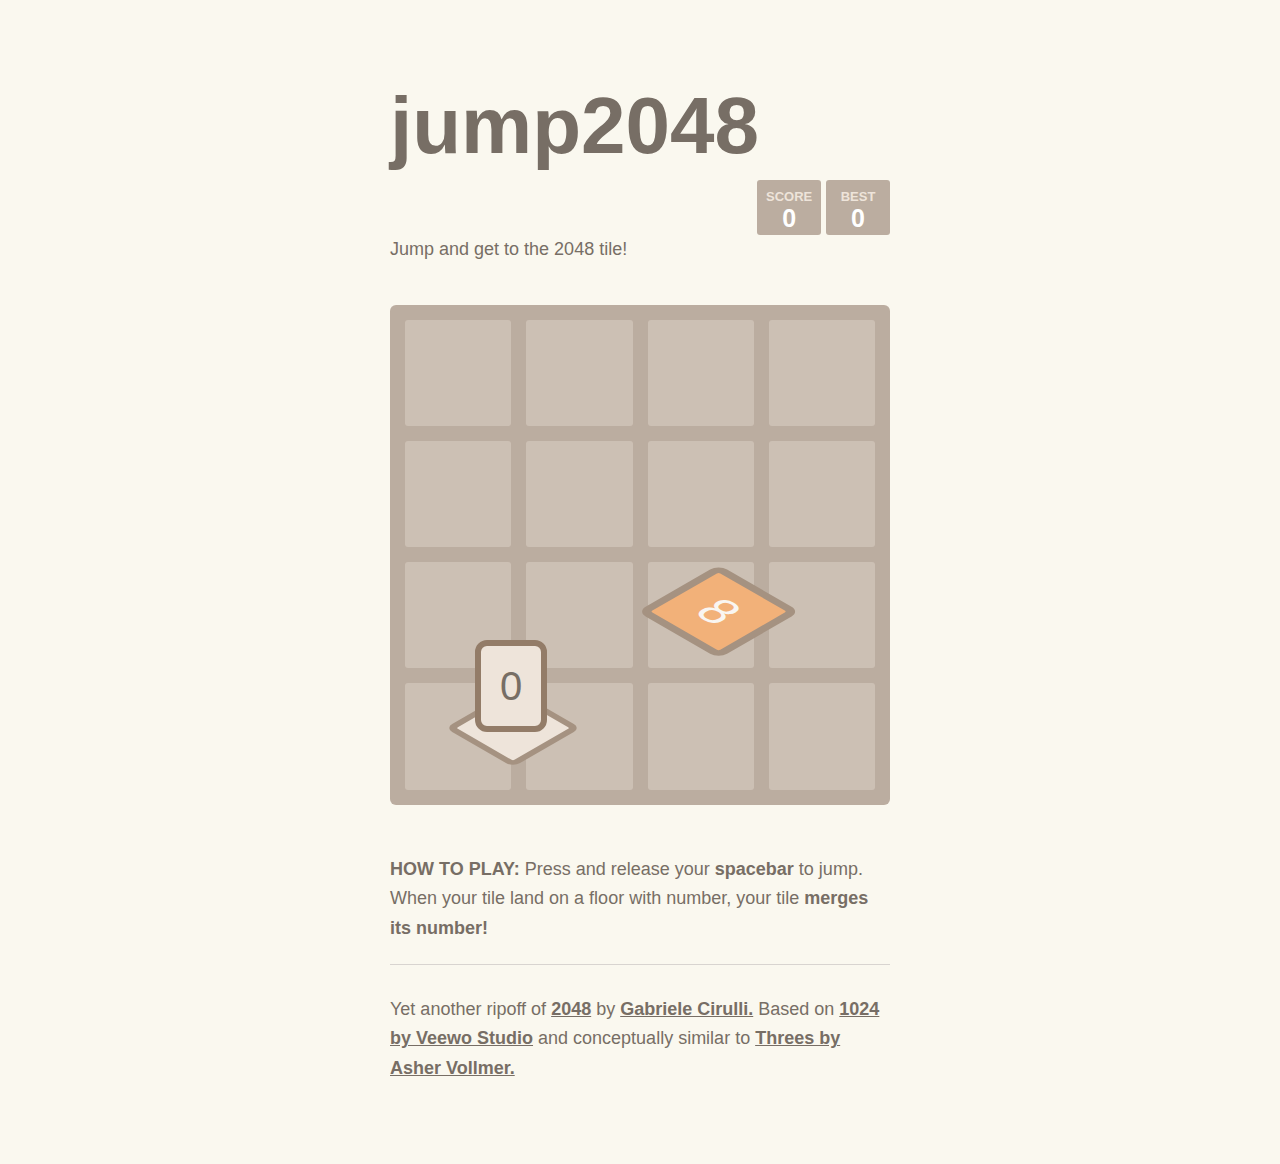
<file: index.html>
<!DOCTYPE html>
<html>
<head>
  <meta charset="utf-8">
  <title>Jumping2048</title>

  <link href="style/main.css" rel="stylesheet" type="text/css">
  <link href="style/newstyles1.css" rel="stylesheet" type="text/css">
  <link href="style/newstyles2.css" rel="stylesheet" type="text/css">
  <link href="style/newstyles3.css" rel="stylesheet" type="text/css">
  <link rel="shortcut icon" href="style/favicon.ico">
  <link rel="apple-touch-icon" href="style/apple-touch-icon.png">
  <meta name="apple-mobile-web-app-capable" content="yes">

  <meta name="HandheldFriendly" content="True">
  <meta name="MobileOptimized" content="320">
  <meta name="viewport" content="width=device-width, target-densitydpi=160dpi, initial-scale=1.0, maximum-scale=1, user-scalable=no, minimal-ui">
</head>
<body>
  <div class="container">
    <div class="heading">
      <h1 class="title">jump2048</h1>
      <div class="scores-container">
        <div class="score-container">0</div>
        <div class="best-container">0</div>
      </div>
    </div>
    <p class="game-intro">Jump and get to the 2048 tile!</strong></p>

    <div class="game-container">
      <div class="game-message">
        <p></p>
        <div class="lower">
	        <a class="keep-playing-button">Keep going</a>
          <a class="retry-button">Try again</a>
          <div class="score-sharing"></div>
        </div>
      </div>

      <div class="grid-container">
        <div class="grid-row">
          <div class="grid-cell"></div>
          <div class="grid-cell"></div>
          <div class="grid-cell"></div>
          <div class="grid-cell"></div>
        </div>
        <div class="grid-row">
          <div class="grid-cell"></div>
          <div class="grid-cell"></div>
          <div class="grid-cell"></div>
          <div class="grid-cell"></div>
        </div>
        <div class="grid-row">
          <div class="grid-cell"></div>
          <div class="grid-cell"></div>
          <div class="grid-cell"></div>
          <div class="grid-cell"></div>
        </div>
        <div class="grid-row">
          <div class="grid-cell"></div>
          <div class="grid-cell"></div>
          <div class="grid-cell"></div>
          <div class="grid-cell"></div>
        </div>
      </div>

      <div class="tile-container">
				
      </div>
      <div class="player-container">
				
      </div>
    </div>

    <p class="game-explanation">
      <strong class="important">How to play:</strong> Press and release your <strong>spacebar</strong> to jump. When your tile land on a floor with number, your tile <strong>merges its number!</strong>
    </p>
    <hr>
    <p>
    Yet another ripoff of <a href="http://gabrielecirulli.github.io/2048/">2048</a> by <a href="http://gabrielecirulli.com" target="_blank">Gabriele Cirulli.</a> Based on <a href="https://itunes.apple.com/us/app/1024!/id823499224" target="_blank">1024 by Veewo Studio</a> and conceptually similar to <a href="http://asherv.com/threes/" target="_blank">Threes by Asher Vollmer.</a>
    </p>
  </div>
  <div class="sharing">
    <a href="https://twitter.com/share" class="twitter-share-button" data-text="Check out jump2048, a game where you jump on numbers to score high! #2048game" data-via="kotritrona" data-url="http://kotritrona.github.io/jump2048" data-counturl="http://kotritrona.github.io/jump2048/">Tweet</a>
    <script>(location.host.toString()[0] != "1") && !function(d,s,id){var js,fjs=d.getElementsByTagName(s)[0],p=/^http:/.test(d.location)?'http':'https';if(!d.getElementById(id)){js=d.createElement(s);js.id=id;js.src=p+'://platform.twitter.com/widgets.js';fjs.parentNode.insertBefore(js,fjs);}}(document, 'script', 'twitter-wjs');</script>
  </div>
  <div class="string-table">
  	<div class="string-message-win">You win!</div>
  	<div class="string-message-over">Game over!</div>
  	<div class="string-message-share-score">I scored #score# points at Jumping 2048! Join us at http://kotritrona.github.io/jump2048/</div>
  </div>
  <script src="js/animframe_polyfill.js"></script>
  <script src="js/keyboard_input_manager.js"></script>
  <script src="js/html_actuator.js"></script>
  <script src="js/grid.js"></script>
  <script src="js/tile.js"></script>
  <script src="js/player.js"></script>
  <script src="js/local_score_manager.js"></script>
  <script src="js/game_manager.js"></script>
  <script src="js/application.js"></script>
  
</body>
</html>
</file>
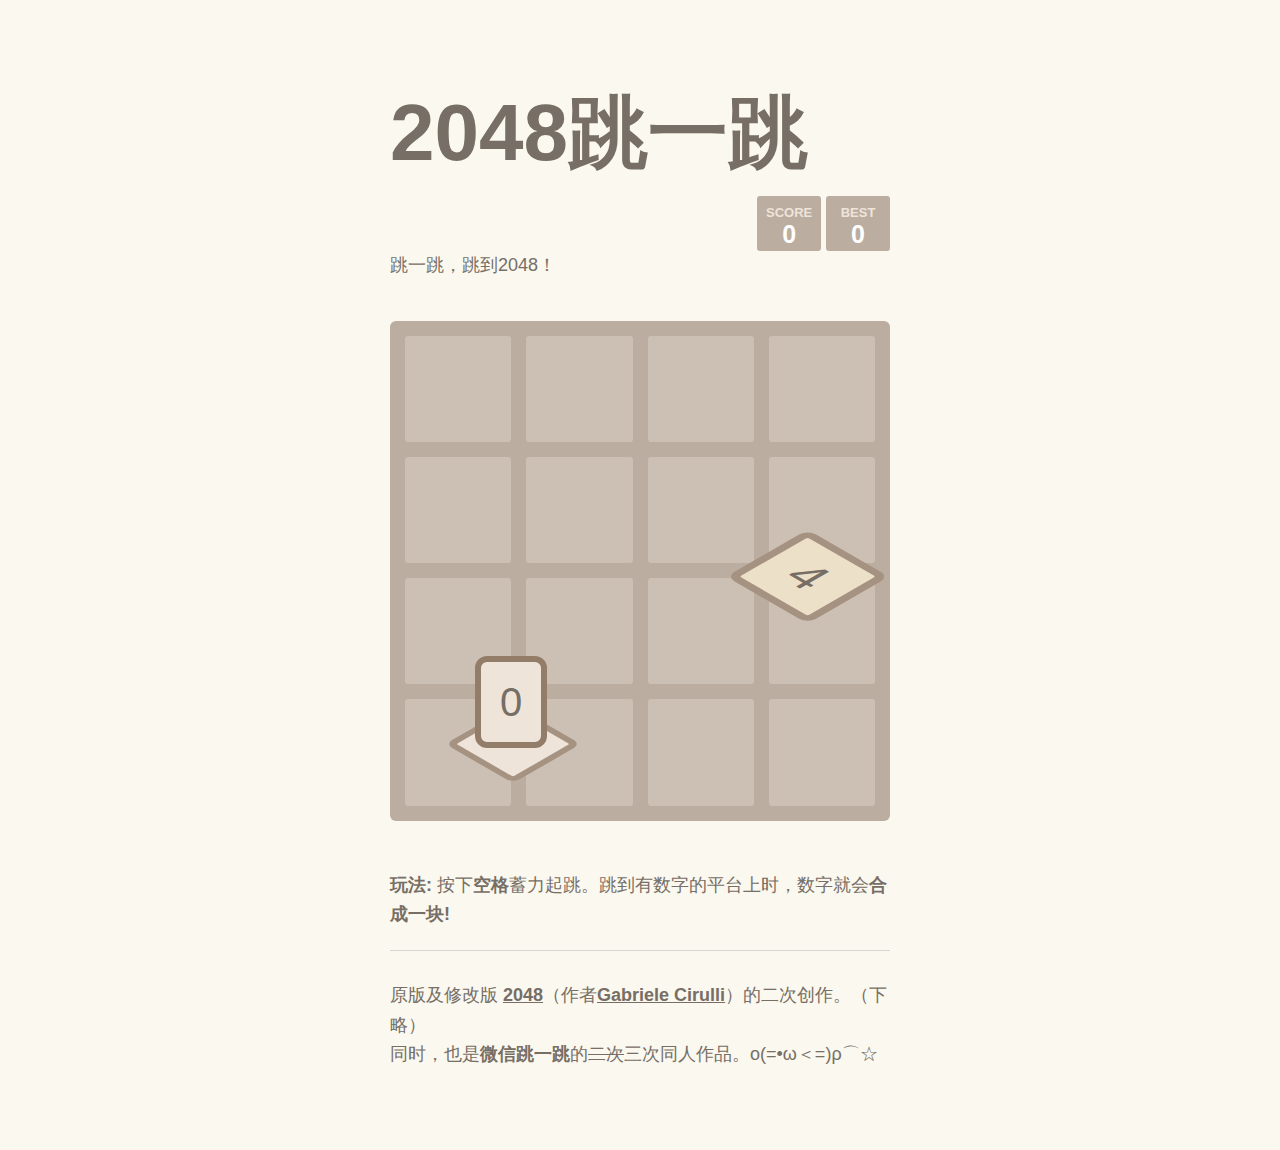
<file: index_cn.html>
<!DOCTYPE html>
<html>
<head>
  <meta charset="utf-8">
  <meta http-equiv="content-type" content="text/html; charset=utf-8">
  <title>2048跳一跳</title>

  <link href="style/main.css" rel="stylesheet" type="text/css">
  <link href="style/newstyles1.css" rel="stylesheet" type="text/css">
  <link href="style/newstyles2.css" rel="stylesheet" type="text/css">
  <link href="style/newstyles3.css" rel="stylesheet" type="text/css">
  <link rel="shortcut icon" href="style/favicon.ico">
  <link rel="apple-touch-icon" href="style/apple-touch-icon.png">
  <meta name="apple-mobile-web-app-capable" content="yes">

  <meta name="HandheldFriendly" content="True">
  <meta name="MobileOptimized" content="320">
  <meta name="viewport" content="width=device-width, target-densitydpi=160dpi, initial-scale=1.0, maximum-scale=1, user-scalable=no, minimal-ui">
  
  <style>
  	.heading, .game-intro, .game-explanation, .game-explanation2, sharing {
  		font-family: "微软雅黑", "Microsoft YaHei", sans-serif;
  	}
  </style>
</head>
<body>
  <div class="container">
    <div class="heading">
      <h1 class="title">2048跳一跳</h1>
      <div class="scores-container">
        <div class="score-container">0</div>
        <div class="best-container">0</div>
      </div>
    </div>
    <p class="game-intro">跳一跳，跳到2048！</p>

    <div class="game-container">
      <div class="game-message">
        <p></p>
        <div class="lower">
	        <a class="keep-playing-button">接着跳！</a>
          <a class="retry-button">重来</a>
          <div class="score-sharing"></div>
        </div>
      </div>

      <div class="grid-container">
        <div class="grid-row">
          <div class="grid-cell"></div>
          <div class="grid-cell"></div>
          <div class="grid-cell"></div>
          <div class="grid-cell"></div>
        </div>
        <div class="grid-row">
          <div class="grid-cell"></div>
          <div class="grid-cell"></div>
          <div class="grid-cell"></div>
          <div class="grid-cell"></div>
        </div>
        <div class="grid-row">
          <div class="grid-cell"></div>
          <div class="grid-cell"></div>
          <div class="grid-cell"></div>
          <div class="grid-cell"></div>
        </div>
        <div class="grid-row">
          <div class="grid-cell"></div>
          <div class="grid-cell"></div>
          <div class="grid-cell"></div>
          <div class="grid-cell"></div>
        </div>
      </div>

      <div class="tile-container">
				
      </div>
      <div class="player-container">
				
      </div>
    </div>

    <p class="game-explanation">
      <strong class="important">玩法:</strong> 按下<strong>空格</strong>蓄力起跳。跳到有数字的平台上时，数字就会<strong>合成一块!</strong>
    </p>
    <hr>
    <p class="game-explanation2">
    原版及修改版 <a href="http://gabrielecirulli.github.io/2048/">2048</a>（作者<a href="http://gabrielecirulli.com" target="_blank">Gabriele Cirulli</a>）的二次创作。（下略）<br />
    同时，也是<strong>微信跳一跳</strong>的<strike>二次</strike>三次同人作品。ο(=•ω＜=)ρ⌒☆
    </p>
  </div>
  <div class="sharing">
    <a href="http://service.weibo.com/share/share.php?url=https%3A%2F%2Fkotritrona.github.io%2fjump2048%2findex_cn.html&title=跳一跳，跳到2048！" class="twitter-share-button" data-text="Check out jump2048, a game where you jump on numbers to score high! #2048game" data-via="kotritrona" data-url="http://kotritrona.github.io/jump2048" data-counturl="http://kotritrona.github.io/jump2048/">&#20998;&#20139;</a>
    <script>var isIndexCN = true;</script>
  </div>
  <div class="string-table">
  	<div class="string-message-win">赢啦!(～￣▽￣)～</div>
  	<div class="string-message-over">失败_(:з)∠)_</div>
  	<div class="string-message-share-score">我在2048跳一跳中跳了#score#分! 传送门：http://kotritrona.github.io/jump2048/</div>
  </div>
  <script src="js/animframe_polyfill.js"></script>
  <script src="js/keyboard_input_manager.js"></script>
  <script src="js/html_actuator.js"></script>
  <script src="js/grid.js"></script>
  <script src="js/tile.js"></script>
  <script src="js/player.js"></script>
  <script src="js/local_score_manager.js"></script>
  <script src="js/game_manager.js"></script>
  <script src="js/application.js"></script>
  
</body>
</html>
</file>
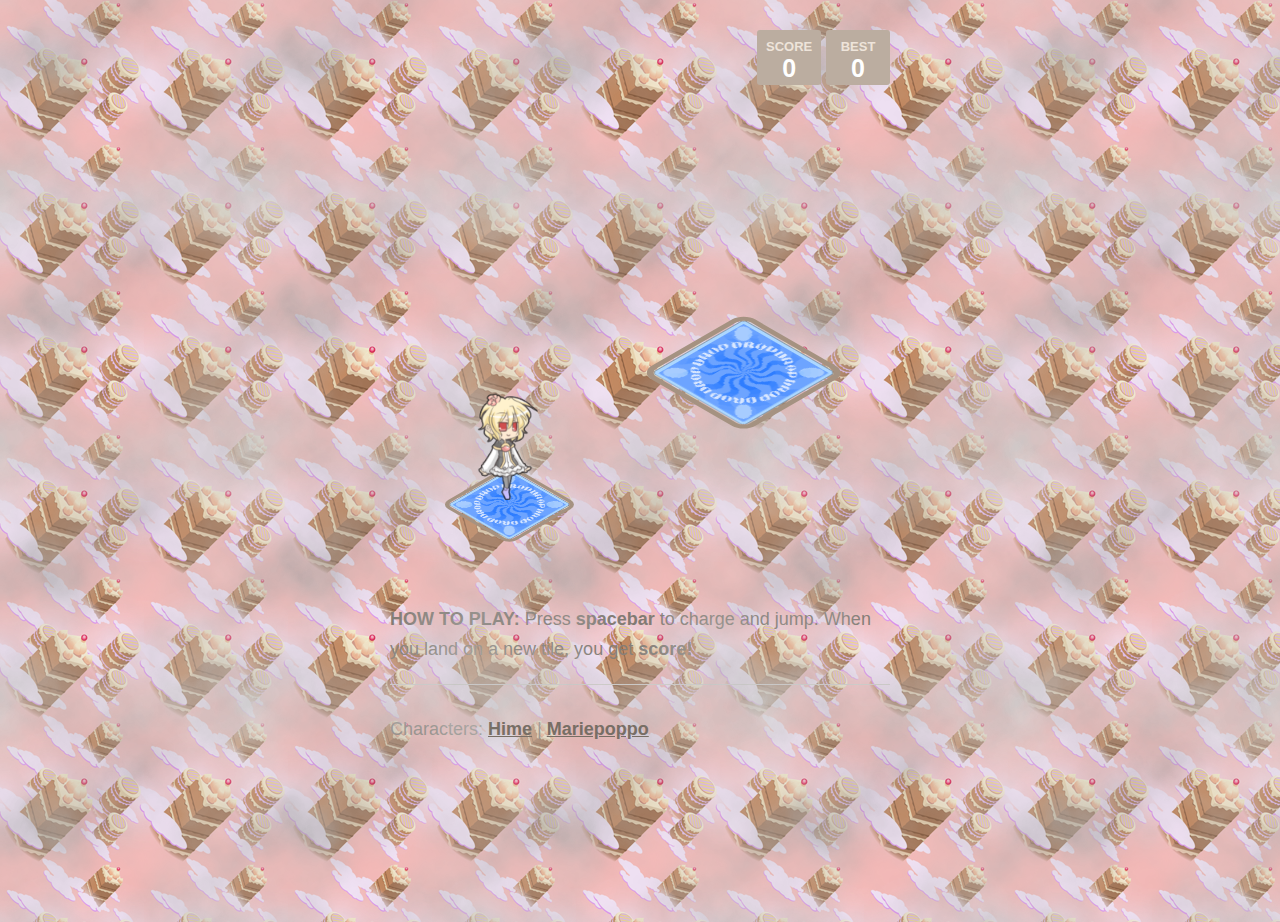
<file: lagtest.html>
<!DOCTYPE html>
<html>
<head>
  <meta charset="utf-8">
  <title>100% Orange Juice Jumper</title>

  <link href="style/main.css" rel="stylesheet" type="text/css" />
  <link href="style/newstyles1.css" rel="stylesheet" type="text/css" />
  <link href="style/newstyles2.css" rel="stylesheet" type="text/css" />
  <link href="style/newstyles3.css" rel="stylesheet" type="text/css" />
  <link href="skins/ojhime/style.css" rel="stylesheet" type="text/css" />
  <link rel="shortcut icon" href="skins/ojhime/favicon.ico" />
  <link rel="apple-touch-icon" href="skins/ojhime/board-home.png" />
  <meta name="apple-mobile-web-app-capable" content="yes">

  <meta name="HandheldFriendly" content="True">
  <meta name="MobileOptimized" content="320">
  <meta name="viewport" content="width=device-width, target-densitydpi=160dpi, initial-scale=1.0, maximum-scale=1, user-scalable=no, minimal-ui">
  
  <link rel="prefetch" href="skins/ojhime/board-bonus.png" />
  <link rel="prefetch" href="skins/ojhime/board-bonus2x.png" />
  <link rel="prefetch" href="skins/ojhime/board-boss.png" />
  <link rel="prefetch" href="skins/ojhime/board-draw.png" />
  <link rel="prefetch" href="skins/ojhime/board-draw2x.png" />
  <link rel="prefetch" href="skins/ojhime/board-drop.png" />
  <link rel="prefetch" href="skins/ojhime/board-drop2x.png" />
  <link rel="prefetch" href="skins/ojhime/board-empty.png" />
  <link rel="prefetch" href="skins/ojhime/board-encounter.png" />
  <link rel="prefetch" href="skins/ojhime/board-encounter2x.png" />
  <link rel="prefetch" href="skins/ojhime/board-home.png" />
  <link rel="prefetch" href="skins/ojhime/board-ice.png" />
  <link rel="prefetch" href="skins/ojhime/board-move.png" />
  <link rel="prefetch" href="skins/ojhime/board-move2x.png" />
  <link rel="prefetch" href="skins/ojhime/board-warp.png" />
  <link rel="prefetch" href="skins/ojhime/board-warpmove.png" />
  <link rel="prefetch" href="skins/ojhime/board-warpmove2x.png" />
  
  <style>
  .bg {
    position: absolute;
    left: 0;
    top: 0;
    width: 100%;
    min-height: 100%;
    background-image: url("skins/ojhime/bglm.png");
    background-repeat: repeat;
    background-size: 144px 144px;
    padding-top: 22px;
    animation: bg-slide 20s linear infinite;
    -webkit-animation: bg-slide 20s linear infinite;
    opacity: 1;
  }
  </style>
</head>
<body>
	<div class="bg">
		<div class="bg-overlay"></div>
	  <div class="container">
	    <div class="heading">
	      <h1 class="title">100% Orange Juice Jumper</h1>
	      <div class="scores-container">
	        <div class="score-container">0</div>
	        <div class="best-container">0</div>
	      </div>
	    </div>
	    <p class="game-intro">Jump and get to the 2048 tile!</p>

	    <div class="game-container">
	      <div class="game-message">
	        <p></p>
	        <div class="lower">
		        <a class="keep-playing-button">Keep going</a>
	          <a class="retry-button">Try again</a>
	          <div class="score-sharing"></div>
	        </div>
	      </div>

	      <div class="grid-container">
	        <div class="grid-row">
	          <div class="grid-cell"></div>
	          <div class="grid-cell"></div>
	          <div class="grid-cell"></div>
	          <div class="grid-cell"></div>
	        </div>
	        <div class="grid-row">
	          <div class="grid-cell"></div>
	          <div class="grid-cell"></div>
	          <div class="grid-cell"></div>
	          <div class="grid-cell"></div>
	        </div>
	        <div class="grid-row">
	          <div class="grid-cell"></div>
	          <div class="grid-cell"></div>
	          <div class="grid-cell"></div>
	          <div class="grid-cell"></div>
	        </div>
	        <div class="grid-row">
	          <div class="grid-cell"></div>
	          <div class="grid-cell"></div>
	          <div class="grid-cell"></div>
	          <div class="grid-cell"></div>
	        </div>
	      </div>

	      <div class="tile-container">
					
	      </div>
	      <div class="player-container">
					
	      </div>
	    </div>

	    <p class="game-explanation">
	    	<p>
	      	<strong class="important">How to play:</strong> Press <strong>spacebar</strong> to charge and jump. When you land on a new tile, you get <strong>score!</strong>
	      </p>
	      <hr />
	    	<p class="character-choice">
	    		Characters: <a href="?chr=hime">Hime</a> | <a href="?chr=mariepoppo">Mariepoppo</a>
	    	</p>
	    </p>
	  </div>
	  <div class="sharing">
	  </div>
	  <div class="string-table">
	  	<div class="string-message-win">You win!</div>
	  	<div class="string-message-over">Game over!</div>
	  	<div class="string-message-share-score">I scored #score# points at Jumping 2048! Join us at http://kotritrona.github.io/jump2048/</div>
	  </div>
  </div>
  <script src="js/animframe_polyfill.js"></script>
  <script src="js/keyboard_input_manager.js"></script>
  <script src="js/html_actuator.js"></script>
  <script src="js/grid.js"></script>
  <script src="js/tile.js"></script>
  <script src="js/player.js"></script>
  <script src="js/local_score_manager.js"></script>
  <script src="js/game_manager.js"></script>
  <script src="skins/ojhime/skin.js"></script>
  <script src="js/application.js"></script>
  
</body>
</html>
</file>
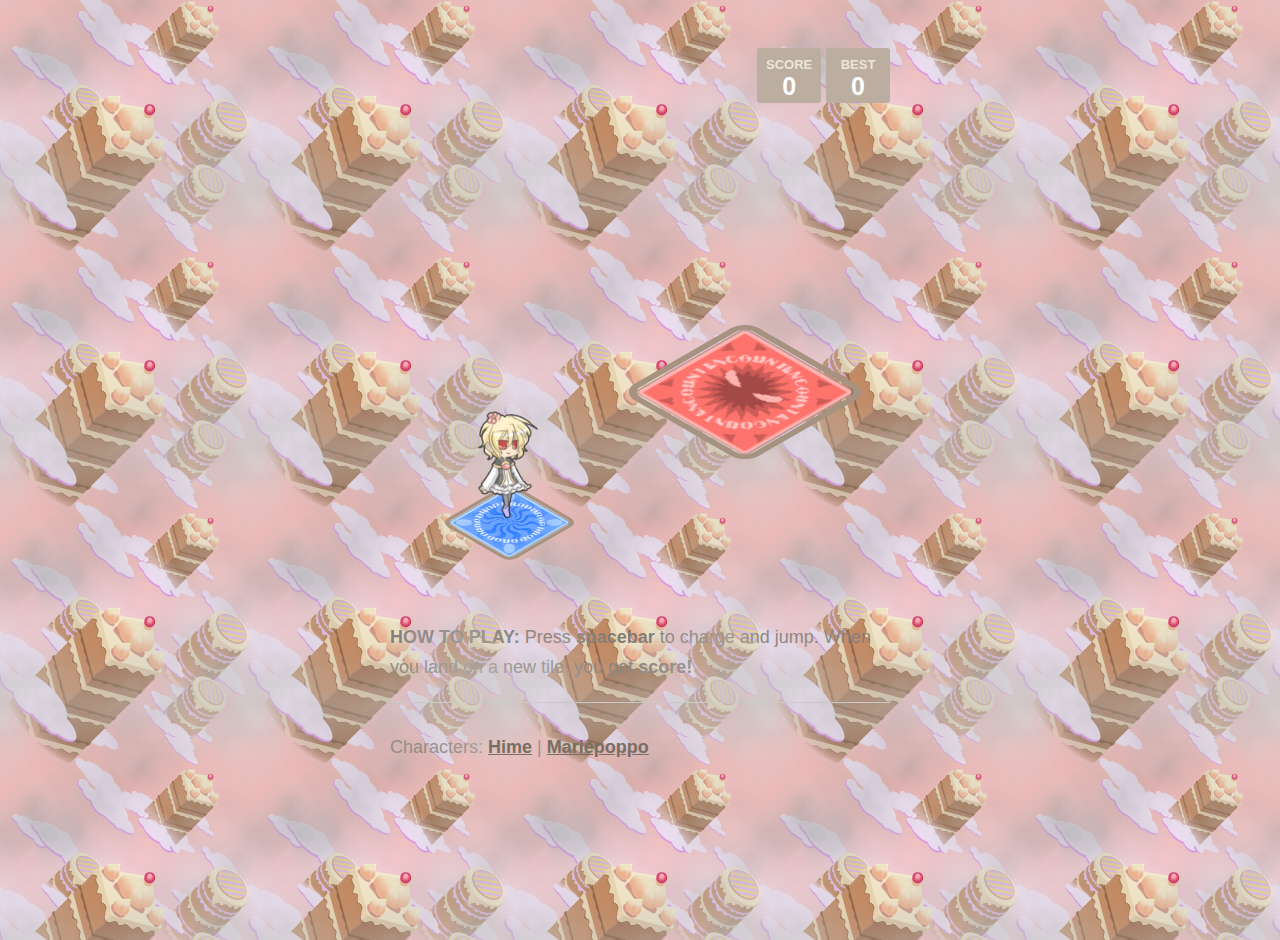
<file: ojhime.html>
<!DOCTYPE html>
<html>
<head>
  <meta charset="utf-8">
  <title>100% Orange Juice Jumper</title>

  <link href="style/main.css" rel="stylesheet" type="text/css" />
  <link href="style/newstyles1.css" rel="stylesheet" type="text/css" />
  <link href="style/newstyles2.css" rel="stylesheet" type="text/css" />
  <link href="style/newstyles3.css" rel="stylesheet" type="text/css" />
  <link href="skins/ojhime/style.css" rel="stylesheet" type="text/css" />
  <link rel="shortcut icon" href="skins/ojhime/favicon.ico" />
  <link rel="apple-touch-icon" href="skins/ojhime/board-home.png" />
  <meta name="apple-mobile-web-app-capable" content="yes">

  <meta name="HandheldFriendly" content="True">
  <meta name="MobileOptimized" content="320">
  <meta name="viewport" content="width=device-width, target-densitydpi=160dpi, initial-scale=1.0, maximum-scale=1, user-scalable=no, minimal-ui">
  
  <link rel="prefetch" href="skins/ojhime/board-bonus.png" />
  <link rel="prefetch" href="skins/ojhime/board-bonus2x.png" />
  <link rel="prefetch" href="skins/ojhime/board-boss.png" />
  <link rel="prefetch" href="skins/ojhime/board-draw.png" />
  <link rel="prefetch" href="skins/ojhime/board-draw2x.png" />
  <link rel="prefetch" href="skins/ojhime/board-drop.png" />
  <link rel="prefetch" href="skins/ojhime/board-drop2x.png" />
  <link rel="prefetch" href="skins/ojhime/board-empty.png" />
  <link rel="prefetch" href="skins/ojhime/board-encounter.png" />
  <link rel="prefetch" href="skins/ojhime/board-encounter2x.png" />
  <link rel="prefetch" href="skins/ojhime/board-home.png" />
  <link rel="prefetch" href="skins/ojhime/board-ice.png" />
  <link rel="prefetch" href="skins/ojhime/board-move.png" />
  <link rel="prefetch" href="skins/ojhime/board-move2x.png" />
  <link rel="prefetch" href="skins/ojhime/board-warp.png" />
  <link rel="prefetch" href="skins/ojhime/board-warpmove.png" />
  <link rel="prefetch" href="skins/ojhime/board-warpmove2x.png" />
</head>
<body>
	<div class="bg">
		<div class="bg-overlay"></div>
	  <div class="container">
	    <div class="heading">
	      <h1 class="title">100% Orange Juice Jumper</h1>
	      <div class="scores-container">
	        <div class="score-container">0</div>
	        <div class="best-container">0</div>
	      </div>
	    </div>
	    <p class="game-intro">Jump and get to the 2048 tile!</strong></p>

	    <div class="game-container">
	      <div class="game-message">
	        <p></p>
	        <div class="lower">
		        <a class="keep-playing-button">Keep going</a>
	          <a class="retry-button">Try again</a>
	          <div class="score-sharing"></div>
	        </div>
	      </div>

	      <div class="grid-container">
	        <div class="grid-row">
	          <div class="grid-cell"></div>
	          <div class="grid-cell"></div>
	          <div class="grid-cell"></div>
	          <div class="grid-cell"></div>
	        </div>
	        <div class="grid-row">
	          <div class="grid-cell"></div>
	          <div class="grid-cell"></div>
	          <div class="grid-cell"></div>
	          <div class="grid-cell"></div>
	        </div>
	        <div class="grid-row">
	          <div class="grid-cell"></div>
	          <div class="grid-cell"></div>
	          <div class="grid-cell"></div>
	          <div class="grid-cell"></div>
	        </div>
	        <div class="grid-row">
	          <div class="grid-cell"></div>
	          <div class="grid-cell"></div>
	          <div class="grid-cell"></div>
	          <div class="grid-cell"></div>
	        </div>
	      </div>

	      <div class="tile-container">
					
	      </div>
	      <div class="player-container">
					
	      </div>
	    </div>

	    <p class="game-explanation">
	    	<p>
	      	<strong class="important">How to play:</strong> Press <strong>spacebar</strong> to charge and jump. When you land on a new tile, you get <strong>score!</strong>
	      </p>
	      <hr />
	    	<p class="character-choice">
	    		Characters: <a href="?chr=hime">Hime</a> | <a href="?chr=mariepoppo">Mariepoppo</a>
	    	</p>
	    </p>
	  </div>
	  <div class="sharing">
	  </div>
	  <div class="string-table">
	  	<div class="string-message-win">You win!</div>
	  	<div class="string-message-over">Game over!</div>
	  	<div class="string-message-share-score">I scored #score# points at Jumping 2048! Join us at http://kotritrona.github.io/jump2048/</div>
	  </div>
  </div>
  <script src="js/animframe_polyfill.js"></script>
  <script src="js/keyboard_input_manager.js"></script>
  <script src="js/html_actuator.js"></script>
  <script src="js/grid.js"></script>
  <script src="js/tile.js"></script>
  <script src="js/player.js"></script>
  <script src="js/local_score_manager.js"></script>
  <script src="js/game_manager.js"></script>
  <script src="skins/ojhime/skin.js"></script>
  <script src="js/application.js"></script>
  
</body>
</html>
</file>
<file: style/main.css>
/*@import url(fonts/clear-sans.css);*/
html, body {
  margin: 0;
  padding: 0;
  background: #faf8ef;
  color: #776e65;
  font-family: "Clear Sans", "Helvetica Neue", Arial, sans-serif;
  font-size: 18px;
}

body {
  margin: 80px 0; }

.heading:after {
  content: "";
  display: block;
  clear: both; }

h1.title {
  font-size: 80px;
  font-weight: bold;
  margin: 0;
  display: block;
  float: left; }

@-webkit-keyframes move-up {
  0% {
    top: 25px;
    opacity: 1; }

  100% {
    top: -50px;
    opacity: 0; } }

@-moz-keyframes move-up {
  0% {
    top: 25px;
    opacity: 1; }

  100% {
    top: -50px;
    opacity: 0; } }

@keyframes move-up {
  0% {
    top: 25px;
    opacity: 1; }

  100% {
    top: -50px;
    opacity: 0; } }

.scores-container {
  float: right;
  text-align: right; }

.score-container, .best-container {
  position: relative;
  display: inline-block;
  background: #bbada0;
  padding: 15px 25px;
  font-size: 25px;
  height: 25px;
  line-height: 47px;
  font-weight: bold;
  border-radius: 3px;
  color: white;
  margin-top: 8px;
  text-align: center; }
  .score-container:after, .best-container:after {
    position: absolute;
    width: 100%;
    top: 10px;
    left: 0;
    text-transform: uppercase;
    font-size: 13px;
    line-height: 13px;
    text-align: center;
    color: #eee4da; }
  .score-container .score-addition, .best-container .score-addition {
    position: absolute;
    right: 30px;
    color: red;
    font-size: 25px;
    line-height: 25px;
    font-weight: bold;
    color: rgba(122, 122, 122, 0.9);
    z-index: 100;
    -webkit-animation: move-up 600ms ease-in;
    -moz-animation: move-up 600ms ease-in;
    animation: move-up 600ms ease-in;
    -webkit-animation-fill-mode: both;
    -moz-animation-fill-mode: both;
    animation-fill-mode: both; }

.score-container:after {
  content: "Score"; }

.best-container:after {
  content: "Best"; }

p {
  margin-top: 0;
  margin-bottom: 10px;
  line-height: 1.65; }

a {
  color: #776e65;
  font-weight: bold;
  text-decoration: underline;
  cursor: pointer; }

strong.important {
  text-transform: uppercase; }

hr {
  border: none;
  border-bottom: 1px solid #d8d4d0;
  margin-top: 20px;
  margin-bottom: 30px; }

.container {
  width: 500px;
  margin: 0 auto; }

@-webkit-keyframes fade-in {
  0% {
    opacity: 0; }

  100% {
    opacity: 1; } }

@-moz-keyframes fade-in {
  0% {
    opacity: 0; }

  100% {
    opacity: 1; } }

@keyframes fade-in {
  0% {
    opacity: 0; }

  100% {
    opacity: 1; } }

.game-container {
  margin-top: 40px;
  position: relative;
  padding: 15px;
  cursor: default;
  -webkit-touch-callout: none;
  -webkit-user-select: none;
  -moz-user-select: none;
  background: #bbada0;
  border-radius: 6px;
  width: 500px;
  height: 500px;
  -webkit-box-sizing: border-box;
  -moz-box-sizing: border-box;
  box-sizing: border-box; }
  .game-container .game-message {
    display: none;
    position: absolute;
    top: 0;
    right: 0;
    bottom: 0;
    left: 0;
    background: rgba(200, 200, 200, 0.5);
    z-index: 100;
    text-align: center;
    -webkit-animation: fade-in 800ms ease 1200ms;
    -moz-animation: fade-in 800ms ease 1200ms;
    animation: fade-in 800ms ease 1200ms;
    -webkit-animation-fill-mode: both;
    -moz-animation-fill-mode: both;
    animation-fill-mode: both; }
    .game-container .game-message p {
      font-size: 60px;
      font-weight: bold;
      height: 60px;
      line-height: 60px;
      margin-top: 222px; }
    .game-container .game-message .lower {
      display: block;
      margin-top: 59px; }
    .game-container .game-message a {
      display: inline-block;
      background: #8f7a66;
      border-radius: 3px;
      padding: 0 20px;
      text-decoration: none;
      color: #f9f6f2;
      height: 40px;
      line-height: 42px;
      margin-left: 9px; }
      .game-container .game-message a.keep-playing-button {
        display: none; }
    .game-container .game-message .score-sharing {
      display: inline-block;
      vertical-align: middle;
      margin-left: 10px; }
    .game-container .game-message.game-won {
      background: rgba(237, 194, 46, 0.5);
      color: #f9f6f2; }
      .game-container .game-message.game-won a.keep-playing-button {
        display: inline-block; }
    .game-container .game-message.game-won, .game-container .game-message.game-over {
      display: block; }

.grid-container {
  position: absolute;
  z-index: 1; }

.grid-row {
  margin-bottom: 15px; }
  .grid-row:last-child {
    margin-bottom: 0; }
  .grid-row:after {
    content: "";
    display: block;
    clear: both; }

.grid-cell {
  width: 106.25px;
  height: 106.25px;
  margin-right: 15px;
  float: left;
  border-radius: 3px;
  background: rgba(238, 228, 218, 0.35); }
  .grid-cell:last-child {
    margin-right: 0; }

.tile-container {
  position: absolute;
  z-index: 2; }

.tile, .tile .tile-inner {/*
  width: 107px;
  height: 107px;
  line-height: 116.25px; */}
.tile.tile-position-1-1 {
  -webkit-transform: translate(0px, 0px);
  -moz-transform: translate(0px, 0px);
  transform: translate(0px, 0px); }
.tile.tile-position-1-2 {
  -webkit-transform: translate(0px, 121px);
  -moz-transform: translate(0px, 121px);
  transform: translate(0px, 121px); }
.tile.tile-position-1-3 {
  -webkit-transform: translate(0px, 242px);
  -moz-transform: translate(0px, 242px);
  transform: translate(0px, 242px); }
.tile.tile-position-1-4 {
  -webkit-transform: translate(0px, 363px);
  -moz-transform: translate(0px, 363px);
  transform: translate(0px, 363px); }
.tile.tile-position-2-1 {
  -webkit-transform: translate(121px, 0px);
  -moz-transform: translate(121px, 0px);
  transform: translate(121px, 0px); }
.tile.tile-position-2-2 {
  -webkit-transform: translate(121px, 121px);
  -moz-transform: translate(121px, 121px);
  transform: translate(121px, 121px); }
.tile.tile-position-2-3 {
  -webkit-transform: translate(121px, 242px);
  -moz-transform: translate(121px, 242px);
  transform: translate(121px, 242px); }
.tile.tile-position-2-4 {
  -webkit-transform: translate(121px, 363px);
  -moz-transform: translate(121px, 363px);
  transform: translate(121px, 363px); }
.tile.tile-position-3-1 {
  -webkit-transform: translate(242px, 0px);
  -moz-transform: translate(242px, 0px);
  transform: translate(242px, 0px); }
.tile.tile-position-3-2 {
  -webkit-transform: translate(242px, 121px);
  -moz-transform: translate(242px, 121px);
  transform: translate(242px, 121px); }
.tile.tile-position-3-3 {
  -webkit-transform: translate(242px, 242px);
  -moz-transform: translate(242px, 242px);
  transform: translate(242px, 242px); }
.tile.tile-position-3-4 {
  -webkit-transform: translate(242px, 363px);
  -moz-transform: translate(242px, 363px);
  transform: translate(242px, 363px); }
.tile.tile-position-4-1 {
  -webkit-transform: translate(363px, 0px);
  -moz-transform: translate(363px, 0px);
  transform: translate(363px, 0px); }
.tile.tile-position-4-2 {
  -webkit-transform: translate(363px, 121px);
  -moz-transform: translate(363px, 121px);
  transform: translate(363px, 121px); }
.tile.tile-position-4-3 {
  -webkit-transform: translate(363px, 242px);
  -moz-transform: translate(363px, 242px);
  transform: translate(363px, 242px); }
.tile.tile-position-4-4 {
  -webkit-transform: translate(363px, 363px);
  -moz-transform: translate(363px, 363px);
  transform: translate(363px, 363px); }

.tile {
  position: absolute;
  -webkit-transition: 100ms ease-in-out;
  -moz-transition: 100ms ease-in-out;
  transition: 100ms ease-in-out;
  -webkit-transition-property: -webkit-transform;
  -moz-transition-property: -moz-transform;
  transition-property: transform; }
  .tile .tile-inner {
    border-radius: 3px;
    color: transparent;
    background-size: cover;
    background-position: center center;
    background-repeat: no-repeat;
    z-index: 10;
    font-size: 55px; }
  .tile.tile-super .tile-inner {
    color: #f9f6f2;
    background: #3c3a32;
    font-size: 30px; }
    @media screen and (max-width: 520px) {
      .tile.tile-super .tile-inner {
        font-size: 10px; } }

@-webkit-keyframes appear {
  0% {
    opacity: 0;
    -webkit-transform: scale(0);
    -moz-transform: scale(0);
    transform: scale(0); }

  100% {
    opacity: 1;
    -webkit-transform: scale(1);
    -moz-transform: scale(1);
    transform: scale(1); } }

@-moz-keyframes appear {
  0% {
    opacity: 0;
    -webkit-transform: scale(0);
    -moz-transform: scale(0);
    transform: scale(0); }

  100% {
    opacity: 1;
    -webkit-transform: scale(1);
    -moz-transform: scale(1);
    transform: scale(1); } }

@keyframes appear {
  0% {
    opacity: 0;
    -webkit-transform: scale(0);
    -moz-transform: scale(0);
    transform: scale(0); }

  100% {
    opacity: 1;
    -webkit-transform: scale(1);
    -moz-transform: scale(1);
    transform: scale(1); } }

.tile-new .tile-inner {
  -webkit-animation: appear 200ms ease 100ms;
  -moz-animation: appear 200ms ease 100ms;
  animation: appear 200ms ease 100ms;
  -webkit-animation-fill-mode: backwards;
  -moz-animation-fill-mode: backwards;
  animation-fill-mode: backwards; }

@-webkit-keyframes pop {
  0% {
    -webkit-transform: scale(0);
    -moz-transform: scale(0);
    transform: scale(0); }

  50% {
    -webkit-transform: scale(1.2);
    -moz-transform: scale(1.2);
    transform: scale(1.2); }

  100% {
    -webkit-transform: scale(1);
    -moz-transform: scale(1);
    transform: scale(1); } }

@-moz-keyframes pop {
  0% {
    -webkit-transform: scale(0);
    -moz-transform: scale(0);
    transform: scale(0); }

  50% {
    -webkit-transform: scale(1.2);
    -moz-transform: scale(1.2);
    transform: scale(1.2); }

  100% {
    -webkit-transform: scale(1);
    -moz-transform: scale(1);
    transform: scale(1); } }

@keyframes pop {
  0% {
    -webkit-transform: scale(0);
    -moz-transform: scale(0);
    transform: scale(0); }

  50% {
    -webkit-transform: scale(1.2);
    -moz-transform: scale(1.2);
    transform: scale(1.2); }

  100% {
    -webkit-transform: scale(1);
    -moz-transform: scale(1);
    transform: scale(1); } }

.tile-merged .tile-inner {
  z-index: 20;
  -webkit-animation: pop 200ms ease 100ms;
  -moz-animation: pop 200ms ease 100ms;
  animation: pop 200ms ease 100ms;
  -webkit-animation-fill-mode: backwards;
  -moz-animation-fill-mode: backwards;
  animation-fill-mode: backwards; }

.game-intro {
  margin-bottom: 0; }

.game-explanation {
  margin-top: 50px; }

.sharing {
  margin-top: 20px;
  text-align: center; }
  .sharing > iframe, .sharing > span, .sharing > form {
    display: inline-block;
    vertical-align: middle; }

@media screen and (max-width: 520px) {
  html, body {
    font-size: 15px; }

  body {
    margin: 20px 0;
    padding: 0 20px; }

  h1.title {
    font-size: 27px;
    margin-top: 15px; }

  .container {
    width: 280px;
    margin: 0 auto; }

  .score-container, .best-container {
    margin-top: 0;
    padding: 15px 10px;
    min-width: 40px; }

  .heading {
    margin-bottom: 10px; }

  .game-container {
    margin-top: 40px;
    position: relative;
    padding: 10px;
    cursor: default;
    -webkit-touch-callout: none;
    -webkit-user-select: none;
    -moz-user-select: none;
    border-radius: 6px;
    width: 280px;
    height: 280px;
    -webkit-box-sizing: border-box;
    -moz-box-sizing: border-box;
    box-sizing: border-box; }
    .game-container .game-message {
      display: none;
      position: absolute;
      top: 0;
      right: 0;
      bottom: 0;
      left: 0;
      background: rgba(238, 228, 218, 0.5);
      z-index: 100;
      text-align: center;
      -webkit-animation: fade-in 800ms ease 1200ms;
      -moz-animation: fade-in 800ms ease 1200ms;
      animation: fade-in 800ms ease 1200ms;
      -webkit-animation-fill-mode: both;
      -moz-animation-fill-mode: both;
      animation-fill-mode: both; }
      .game-container .game-message p {
        font-size: 60px;
        font-weight: bold;
        height: 60px;
        line-height: 60px;
        margin-top: 222px; }
      .game-container .game-message .lower {
        display: block;
        margin-top: 59px; }
      .game-container .game-message a {
        display: inline-block;
        background: #8f7a66;
        border-radius: 3px;
        padding: 0 20px;
        text-decoration: none;
        color: #f9f6f2;
        height: 40px;
        line-height: 42px;
        margin-left: 9px; }
        .game-container .game-message a.keep-playing-button {
          display: none; }
      .game-container .game-message .score-sharing {
        display: inline-block;
        vertical-align: middle;
        margin-left: 10px; }
      .game-container .game-message.game-won {
        background: rgba(237, 194, 46, 0.5);
        color: #f9f6f2; }
        .game-container .game-message.game-won a.keep-playing-button {
          display: inline-block; }
      .game-container .game-message.game-won, .game-container .game-message.game-over {
        display: block; }

  .grid-container {
    position: absolute;
    z-index: 1; }

  .grid-row {
    margin-bottom: 10px; }
    .grid-row:last-child {
      margin-bottom: 0; }
    .grid-row:after {
      content: "";
      display: block;
      clear: both; }

  .grid-cell {
    width: 57.5px;
    height: 57.5px;
    margin-right: 10px;
    float: left;
    border-radius: 3px;
    background: rgba(238, 228, 218, 0.35); }
    .grid-cell:last-child {
      margin-right: 0; }

  .tile-container {
    position: absolute;
    z-index: 2; }

  .tile, .tile .tile-inner {/*
    width: 58px;
    height: 58px;
    line-height: 67.5px; */}
  .tile.tile-position-1-1 {
    -webkit-transform: translate(0px, 0px);
    -moz-transform: translate(0px, 0px);
    transform: translate(0px, 0px); }
  .tile.tile-position-1-2 {
    -webkit-transform: translate(0px, 67px);
    -moz-transform: translate(0px, 67px);
    transform: translate(0px, 67px); }
  .tile.tile-position-1-3 {
    -webkit-transform: translate(0px, 134px);
    -moz-transform: translate(0px, 134px);
    transform: translate(0px, 134px); }
  .tile.tile-position-1-4 {
    -webkit-transform: translate(0px, 201px);
    -moz-transform: translate(0px, 201px);
    transform: translate(0px, 201px); }
  .tile.tile-position-2-1 {
    -webkit-transform: translate(67px, 0px);
    -moz-transform: translate(67px, 0px);
    transform: translate(67px, 0px); }
  .tile.tile-position-2-2 {
    -webkit-transform: translate(67px, 67px);
    -moz-transform: translate(67px, 67px);
    transform: translate(67px, 67px); }
  .tile.tile-position-2-3 {
    -webkit-transform: translate(67px, 134px);
    -moz-transform: translate(67px, 134px);
    transform: translate(67px, 134px); }
  .tile.tile-position-2-4 {
    -webkit-transform: translate(67px, 201px);
    -moz-transform: translate(67px, 201px);
    transform: translate(67px, 201px); }
  .tile.tile-position-3-1 {
    -webkit-transform: translate(134px, 0px);
    -moz-transform: translate(134px, 0px);
    transform: translate(134px, 0px); }
  .tile.tile-position-3-2 {
    -webkit-transform: translate(134px, 67px);
    -moz-transform: translate(134px, 67px);
    transform: translate(134px, 67px); }
  .tile.tile-position-3-3 {
    -webkit-transform: translate(134px, 134px);
    -moz-transform: translate(134px, 134px);
    transform: translate(134px, 134px); }
  .tile.tile-position-3-4 {
    -webkit-transform: translate(134px, 201px);
    -moz-transform: translate(134px, 201px);
    transform: translate(134px, 201px); }
  .tile.tile-position-4-1 {
    -webkit-transform: translate(201px, 0px);
    -moz-transform: translate(201px, 0px);
    transform: translate(201px, 0px); }
  .tile.tile-position-4-2 {
    -webkit-transform: translate(201px, 67px);
    -moz-transform: translate(201px, 67px);
    transform: translate(201px, 67px); }
  .tile.tile-position-4-3 {
    -webkit-transform: translate(201px, 134px);
    -moz-transform: translate(201px, 134px);
    transform: translate(201px, 134px); }
  .tile.tile-position-4-4 {
    -webkit-transform: translate(201px, 201px);
    -moz-transform: translate(201px, 201px);
    transform: translate(201px, 201px); }

  .game-container {
    margin-top: 20px; }

  .tile .tile-inner {
    font-size: 35px; }

  .game-message p {
    font-size: 30px !important;
    height: 30px !important;
    line-height: 30px !important;
    margin-top: 90px !important; }
  .game-message .lower {
    margin-top: 30px !important; }

  .sharing > iframe, .sharing > span, .sharing > form {
    display: block;
    margin: 0 auto;
    margin-bottom: 20px; } }
.pp-donate button {
  -webkit-appearance: none;
  -moz-appearance: none;
  appearance: none;
  border: none;
  font: inherit;
  color: inherit;
  cursor: pointer;
  display: inline-block;
  background: #8f7a66;
  border-radius: 3px;
  padding: 0 20px;
  text-decoration: none;
  color: #f9f6f2;
  height: 40px;
  line-height: 42px; }
  .pp-donate button img {
    vertical-align: -4px;
    margin-right: 8px; }

.btc-donate {
  position: relative;
  margin-left: 10px;
  display: inline-block;
  background: #8f7a66;
  border-radius: 3px;
  padding: 0 20px;
  text-decoration: none;
  color: #f9f6f2;
  height: 40px;
  line-height: 42px;
  cursor: pointer; }
  .btc-donate img {
    vertical-align: -4px;
    margin-right: 8px; }
  .btc-donate a {
    color: #f9f6f2;
    text-decoration: none;
    font-weight: normal; }
  .btc-donate .address {
    cursor: auto;
    position: absolute;
    width: 340px;
    right: 50%;
    margin-right: -170px;
    padding-bottom: 7px;
    top: -30px;
    opacity: 0;
    pointer-events: none;
    -webkit-transition: 400ms ease;
    -moz-transition: 400ms ease;
    transition: 400ms ease;
    -webkit-transition-property: top, opacity;
    -moz-transition-property: top, opacity;
    transition-property: top, opacity; }
    .btc-donate .address:after {
      position: absolute;
      border-top: 10px solid #bbada0;
      border-right: 7px solid transparent;
      border-left: 7px solid transparent;
      content: "";
      bottom: 0px;
      left: 50%;
      margin-left: -7px; }
    .btc-donate .address code {
      background-color: #bbada0;
      padding: 10px 15px;
      width: 100%;
      border-radius: 3px;
      line-height: 1;
      font-weight: normal;
      font-size: 15px;
      font-family: Consolas, "Liberation Mono", Courier, monospace;
      text-align: center; }
  .btc-donate:hover .address, .btc-donate .address:hover .address {
    opacity: 1;
    top: -45px;
    pointer-events: auto; }
  @media screen and (max-width: 480px) {
    .btc-donate {
      width: 120px; }
      .btc-donate .address {
        margin-right: -150px;
        width: 300px; }
        .btc-donate .address code {
          font-size: 13px; }
        .btc-donate .address:after {
          left: 50%;
          bottom: 2px; } }

.fix-ch {
	font-family: "΢���ź�", "Arial", sans-serif;
}
</file>
<file: style/newstyles3.css>
.sharing, .score-sharing {
	display: none !important;
}
</file>
<file: skins/ojhime/style.css>
@media screen and (min-width: 481px) {

/* OJ Hime Skin for 2048 Jumper. */

@keyframes jump {
  0% {
  	transform: translateY(0) rotate(0deg);
  	-ms-transform: translateY(0) rotate(0deg);
  	-moz-transform: translateY(0) rotate(0deg);
  	-webkit-transform: translateY(0) rotate(0deg);
  }
  
  15% {
  	transform: translateY(-24px) rotate(0deg);
  	-ms-transform: translateY(-24px) rotate(0deg);
  	-moz-transform: translateY(-24px) rotate(0deg);
  	-webkit-transform: translateY(-24px) rotate(0deg);
  }

  50% {
  	transform: translateY(-80px) rotate(0deg);
  	-ms-transform: translateY(-80px) rotate(0deg);
  	-moz-transform: translateY(-80px) rotate(0deg);
  	-webkit-transform: translateY(-80px) rotate(0deg);
  }

  85% {
  	transform: translateY(-24px) rotate(0deg);
  	-ms-transform: translateY(-24px) rotate(0deg);
  	-moz-transform: translateY(-24px) rotate(0deg);
  	-webkit-transform: translateY(-24px) rotate(0deg);
  }
  
  100% {
  	transform: translateY(0) rotate(0deg);
  	-ms-transform: translateY(0) rotate(0deg);
  	-moz-transform: translateY(0) rotate(0deg);
  	-webkit-transform: translateY(0) rotate(0deg);
  }
}

@-ms-keyframes jump {
  0% {
  	transform: translateY(0) rotate(0deg);
  	-ms-transform: translateY(0) rotate(0deg);
  	-moz-transform: translateY(0) rotate(0deg);
  	-webkit-transform: translateY(0) rotate(0deg);
  }
  
  15% {
  	transform: translateY(-24px) rotate(0deg);
  	-ms-transform: translateY(-24px) rotate(0deg);
  	-moz-transform: translateY(-24px) rotate(0deg);
  	-webkit-transform: translateY(-24px) rotate(0deg);
  }

  50% {
  	transform: translateY(-80px) rotate(0deg);
  	-ms-transform: translateY(-80px) rotate(0deg);
  	-moz-transform: translateY(-80px) rotate(0deg);
  	-webkit-transform: translateY(-80px) rotate(0deg);
  }

  85% {
  	transform: translateY(-24px) rotate(0deg);
  	-ms-transform: translateY(-24px) rotate(0deg);
  	-moz-transform: translateY(-24px) rotate(0deg);
  	-webkit-transform: translateY(-24px) rotate(0deg);
  }
  
  100% {
  	transform: translateY(0) rotate(0deg);
  	-ms-transform: translateY(0) rotate(0deg);
  	-moz-transform: translateY(0) rotate(0deg);
  	-webkit-transform: translateY(0) rotate(0deg);
  }
}

@-moz-keyframes jump {
  0% {
  	transform: translateY(0) rotate(0deg);
  	-ms-transform: translateY(0) rotate(0deg);
  	-moz-transform: translateY(0) rotate(0deg);
  	-webkit-transform: translateY(0) rotate(0deg);
  }
  
  15% {
  	transform: translateY(-24px) rotate(0deg);
  	-ms-transform: translateY(-24px) rotate(0deg);
  	-moz-transform: translateY(-24px) rotate(0deg);
  	-webkit-transform: translateY(-24px) rotate(0deg);
  }

  50% {
  	transform: translateY(-80px) rotate(0deg);
  	-ms-transform: translateY(-80px) rotate(0deg);
  	-moz-transform: translateY(-80px) rotate(0deg);
  	-webkit-transform: translateY(-80px) rotate(0deg);
  }

  85% {
  	transform: translateY(-24px) rotate(0deg);
  	-ms-transform: translateY(-24px) rotate(0deg);
  	-moz-transform: translateY(-24px) rotate(0deg);
  	-webkit-transform: translateY(-24px) rotate(0deg);
  }
  
  100% {
  	transform: translateY(0) rotate(0deg);
  	-ms-transform: translateY(0) rotate(0deg);
  	-moz-transform: translateY(0) rotate(0deg);
  	-webkit-transform: translateY(0) rotate(0deg);
  }
}

@-webkit-keyframes jump {
  0% {
  	transform: translateY(0) rotate(0deg);
  	-ms-transform: translateY(0) rotate(0deg);
  	-moz-transform: translateY(0) rotate(0deg);
  	-webkit-transform: translateY(0) rotate(0deg);
  }
  
  15% {
  	transform: translateY(-24px) rotate(0deg);
  	-ms-transform: translateY(-24px) rotate(0deg);
  	-moz-transform: translateY(-24px) rotate(0deg);
  	-webkit-transform: translateY(-24px) rotate(0deg);
  }

  50% {
  	transform: translateY(-80px) rotate(0deg);
  	-ms-transform: translateY(-80px) rotate(0deg);
  	-moz-transform: translateY(-80px) rotate(0deg);
  	-webkit-transform: translateY(-80px) rotate(0deg);
  }

  85% {
  	transform: translateY(-24px) rotate(0deg);
  	-ms-transform: translateY(-24px) rotate(0deg);
  	-moz-transform: translateY(-24px) rotate(0deg);
  	-webkit-transform: translateY(-24px) rotate(0deg);
  }
  
  100% {
  	transform: translateY(0) rotate(0deg);
  	-ms-transform: translateY(0) rotate(0deg);
  	-moz-transform: translateY(0) rotate(0deg);
  	-webkit-transform: translateY(0) rotate(0deg);
  }
}

@keyframes jump2 {
  0% {
  	transform: translateY(0) rotate(0deg);
  	-ms-transform: translateY(0) rotate(0deg);
  	-moz-transform: translateY(0) rotate(0deg);
  	-webkit-transform: translateY(0) rotate(0deg);
  }
  
  15% {
  	transform: translateY(-24px) rotate(0deg);
  	-ms-transform: translateY(-24px) rotate(0deg);
  	-moz-transform: translateY(-24px) rotate(0deg);
  	-webkit-transform: translateY(-24px) rotate(0deg);
  }

  50% {
  	transform: translateY(-80px) rotate(0deg);
  	-ms-transform: translateY(-80px) rotate(0deg);
  	-moz-transform: translateY(-80px) rotate(0deg);
  	-webkit-transform: translateY(-80px) rotate(0deg);
  }

  85% {
  	transform: translateY(-24px) rotate(0deg);
  	-ms-transform: translateY(-24px) rotate(0deg);
  	-moz-transform: translateY(-24px) rotate(0deg);
  	-webkit-transform: translateY(-24px) rotate(0deg);
  }
  
  100% {
  	transform: translateY(0) rotate(0deg);
  	-ms-transform: translateY(0) rotate(0deg);
  	-moz-transform: translateY(0) rotate(0deg);
  	-webkit-transform: translateY(0) rotate(0deg);
  }
}

@-ms-keyframes jump2 {
  0% {
  	transform: translateY(0) rotate(0deg);
  	-ms-transform: translateY(0) rotate(0deg);
  	-moz-transform: translateY(0) rotate(0deg);
  	-webkit-transform: translateY(0) rotate(0deg);
  }
  
  15% {
  	transform: translateY(-24px) rotate(0deg);
  	-ms-transform: translateY(-24px) rotate(0deg);
  	-moz-transform: translateY(-24px) rotate(0deg);
  	-webkit-transform: translateY(-24px) rotate(0deg);
  }

  50% {
  	transform: translateY(-80px) rotate(0deg);
  	-ms-transform: translateY(-80px) rotate(0deg);
  	-moz-transform: translateY(-80px) rotate(0deg);
  	-webkit-transform: translateY(-80px) rotate(0deg);
  }

  85% {
  	transform: translateY(-24px) rotate(0deg);
  	-ms-transform: translateY(-24px) rotate(0deg);
  	-moz-transform: translateY(-24px) rotate(0deg);
  	-webkit-transform: translateY(-24px) rotate(0deg);
  }
  
  100% {
  	transform: translateY(0) rotate(0deg);
  	-ms-transform: translateY(0) rotate(0deg);
  	-moz-transform: translateY(0) rotate(0deg);
  	-webkit-transform: translateY(0) rotate(0deg);
  }
}

@-moz-keyframes jump2 {
  0% {
  	transform: translateY(0) rotate(0deg);
  	-ms-transform: translateY(0) rotate(0deg);
  	-moz-transform: translateY(0) rotate(0deg);
  	-webkit-transform: translateY(0) rotate(0deg);
  }
  
  15% {
  	transform: translateY(-24px) rotate(0deg);
  	-ms-transform: translateY(-24px) rotate(0deg);
  	-moz-transform: translateY(-24px) rotate(0deg);
  	-webkit-transform: translateY(-24px) rotate(0deg);
  }

  50% {
  	transform: translateY(-80px) rotate(0deg);
  	-ms-transform: translateY(-80px) rotate(0deg);
  	-moz-transform: translateY(-80px) rotate(0deg);
  	-webkit-transform: translateY(-80px) rotate(0deg);
  }

  85% {
  	transform: translateY(-24px) rotate(0deg);
  	-ms-transform: translateY(-24px) rotate(0deg);
  	-moz-transform: translateY(-24px) rotate(0deg);
  	-webkit-transform: translateY(-24px) rotate(0deg);
  }
  
  100% {
  	transform: translateY(0) rotate(0deg);
  	-ms-transform: translateY(0) rotate(0deg);
  	-moz-transform: translateY(0) rotate(0deg);
  	-webkit-transform: translateY(0) rotate(0deg);
  }
}

@-webkit-keyframes jump2 {
  0% {
  	transform: translateY(0) rotate(0deg);
  	-ms-transform: translateY(0) rotate(0deg);
  	-moz-transform: translateY(0) rotate(0deg);
  	-webkit-transform: translateY(0) rotate(0deg);
  }
  
  15% {
  	transform: translateY(-24px) rotate(0deg);
  	-ms-transform: translateY(-24px) rotate(0deg);
  	-moz-transform: translateY(-24px) rotate(0deg);
  	-webkit-transform: translateY(-24px) rotate(0deg);
  }

  50% {
  	transform: translateY(-80px) rotate(0deg);
  	-ms-transform: translateY(-80px) rotate(0deg);
  	-moz-transform: translateY(-80px) rotate(0deg);
  	-webkit-transform: translateY(-80px) rotate(0deg);
  }

  85% {
  	transform: translateY(-24px) rotate(0deg);
  	-ms-transform: translateY(-24px) rotate(0deg);
  	-moz-transform: translateY(-24px) rotate(0deg);
  	-webkit-transform: translateY(-24px) rotate(0deg);
  }
  
  100% {
  	transform: translateY(0) rotate(0deg);
  	-ms-transform: translateY(0) rotate(0deg);
  	-moz-transform: translateY(0) rotate(0deg);
  	-webkit-transform: translateY(0) rotate(0deg);
  }
}

@keyframes jumpLong {
  0% {
  	transform: translateY(0) rotate(0deg);
  	-ms-transform: translateY(0) rotate(0deg);
  	-moz-transform: translateY(0) rotate(0deg);
  	-webkit-transform: translateY(0) rotate(0deg);
  }
  
  15% {
  	transform: translateY(-36px) rotate(0deg);
  	-ms-transform: translateY(-36px) rotate(0deg);
  	-moz-transform: translateY(-36px) rotate(0deg);
  	-webkit-transform: translateY(-36px) rotate(0deg);
  }

  50% {
  	transform: translateY(-120px) rotate(0deg);
  	-ms-transform: translateY(-120px) rotate(0deg);
  	-moz-transform: translateY(-120px) rotate(0deg);
  	-webkit-transform: translateY(-120px) rotate(0deg);
  }

  85% {
  	transform: translateY(-36px) rotate(0deg);
  	-ms-transform: translateY(-36px) rotate(0deg);
  	-moz-transform: translateY(-36px) rotate(0deg);
  	-webkit-transform: translateY(-36px) rotate(0deg);
  }
  
  100% {
  	transform: translateY(0) rotate(0deg);
  	-ms-transform: translateY(0) rotate(0deg);
  	-moz-transform: translateY(0) rotate(0deg);
  	-webkit-transform: translateY(0) rotate(0deg);
  }
}

@-ms-keyframes jumpLong {
  0% {
  	transform: translateY(0) rotate(0deg);
  	-ms-transform: translateY(0) rotate(0deg);
  	-moz-transform: translateY(0) rotate(0deg);
  	-webkit-transform: translateY(0) rotate(0deg);
  }
  
  15% {
  	transform: translateY(-36px) rotate(0deg);
  	-ms-transform: translateY(-36px) rotate(0deg);
  	-moz-transform: translateY(-36px) rotate(0deg);
  	-webkit-transform: translateY(-36px) rotate(0deg);
  }

  50% {
  	transform: translateY(-120px) rotate(0deg);
  	-ms-transform: translateY(-120px) rotate(0deg);
  	-moz-transform: translateY(-120px) rotate(0deg);
  	-webkit-transform: translateY(-120px) rotate(0deg);
  }

  85% {
  	transform: translateY(-36px) rotate(0deg);
  	-ms-transform: translateY(-36px) rotate(0deg);
  	-moz-transform: translateY(-36px) rotate(0deg);
  	-webkit-transform: translateY(-36px) rotate(0deg);
  }
  
  100% {
  	transform: translateY(0) rotate(0deg);
  	-ms-transform: translateY(0) rotate(0deg);
  	-moz-transform: translateY(0) rotate(0deg);
  	-webkit-transform: translateY(0) rotate(0deg);
  }
}

@-moz-keyframes jumpLong {
  0% {
  	transform: translateY(0) rotate(0deg);
  	-ms-transform: translateY(0) rotate(0deg);
  	-moz-transform: translateY(0) rotate(0deg);
  	-webkit-transform: translateY(0) rotate(0deg);
  }
  
  15% {
  	transform: translateY(-36px) rotate(0deg);
  	-ms-transform: translateY(-36px) rotate(0deg);
  	-moz-transform: translateY(-36px) rotate(0deg);
  	-webkit-transform: translateY(-36px) rotate(0deg);
  }

  50% {
  	transform: translateY(-120px) rotate(0deg);
  	-ms-transform: translateY(-120px) rotate(0deg);
  	-moz-transform: translateY(-120px) rotate(0deg);
  	-webkit-transform: translateY(-120px) rotate(0deg);
  }

  85% {
  	transform: translateY(-36px) rotate(0deg);
  	-ms-transform: translateY(-36px) rotate(0deg);
  	-moz-transform: translateY(-36px) rotate(0deg);
  	-webkit-transform: translateY(-36px) rotate(0deg);
  }
  
  100% {
  	transform: translateY(0) rotate(0deg);
  	-ms-transform: translateY(0) rotate(0deg);
  	-moz-transform: translateY(0) rotate(0deg);
  	-webkit-transform: translateY(0) rotate(0deg);
  }
}

@-webkit-keyframes jumpLong {
  0% {
  	transform: translateY(0) rotate(0deg);
  	-ms-transform: translateY(0) rotate(0deg);
  	-moz-transform: translateY(0) rotate(0deg);
  	-webkit-transform: translateY(0) rotate(0deg);
  }
  
  15% {
  	transform: translateY(-36px) rotate(0deg);
  	-ms-transform: translateY(-36px) rotate(0deg);
  	-moz-transform: translateY(-36px) rotate(0deg);
  	-webkit-transform: translateY(-36px) rotate(0deg);
  }

  50% {
  	transform: translateY(-120px) rotate(0deg);
  	-ms-transform: translateY(-120px) rotate(0deg);
  	-moz-transform: translateY(-120px) rotate(0deg);
  	-webkit-transform: translateY(-120px) rotate(0deg);
  }

  85% {
  	transform: translateY(-36px) rotate(0deg);
  	-ms-transform: translateY(-36px) rotate(0deg);
  	-moz-transform: translateY(-36px) rotate(0deg);
  	-webkit-transform: translateY(-36px) rotate(0deg);
  }
  
  100% {
  	transform: translateY(0) rotate(0deg);
  	-ms-transform: translateY(0) rotate(0deg);
  	-moz-transform: translateY(0) rotate(0deg);
  	-webkit-transform: translateY(0) rotate(0deg);
  }
}

@keyframes jumpLong2 {
  0% {
  	transform: translateY(0) rotate(0deg);
  	-ms-transform: translateY(0) rotate(0deg);
  	-moz-transform: translateY(0) rotate(0deg);
  	-webkit-transform: translateY(0) rotate(0deg);
  }
  
  15% {
  	transform: translateY(-36px) rotate(0deg);
  	-ms-transform: translateY(-36px) rotate(0deg);
  	-moz-transform: translateY(-36px) rotate(0deg);
  	-webkit-transform: translateY(-36px) rotate(0deg);
  }

  50% {
  	transform: translateY(-120px) rotate(0deg);
  	-ms-transform: translateY(-120px) rotate(0deg);
  	-moz-transform: translateY(-120px) rotate(0deg);
  	-webkit-transform: translateY(-120px) rotate(0deg);
  }

  85% {
  	transform: translateY(-36px) rotate(0deg);
  	-ms-transform: translateY(-36px) rotate(0deg);
  	-moz-transform: translateY(-36px) rotate(0deg);
  	-webkit-transform: translateY(-36px) rotate(0deg);
  }
  
  100% {
  	transform: translateY(0) rotate(0deg);
  	-ms-transform: translateY(0) rotate(0deg);
  	-moz-transform: translateY(0) rotate(0deg);
  	-webkit-transform: translateY(0) rotate(0deg);
  }
}

@-ms-keyframes jumpLong2 {
  0% {
  	transform: translateY(0) rotate(0deg);
  	-ms-transform: translateY(0) rotate(0deg);
  	-moz-transform: translateY(0) rotate(0deg);
  	-webkit-transform: translateY(0) rotate(0deg);
  }
  
  15% {
  	transform: translateY(-36px) rotate(0deg);
  	-ms-transform: translateY(-36px) rotate(0deg);
  	-moz-transform: translateY(-36px) rotate(0deg);
  	-webkit-transform: translateY(-36px) rotate(0deg);
  }

  50% {
  	transform: translateY(-120px) rotate(0deg);
  	-ms-transform: translateY(-120px) rotate(0deg);
  	-moz-transform: translateY(-120px) rotate(0deg);
  	-webkit-transform: translateY(-120px) rotate(0deg);
  }

  85% {
  	transform: translateY(-36px) rotate(0deg);
  	-ms-transform: translateY(-36px) rotate(0deg);
  	-moz-transform: translateY(-36px) rotate(0deg);
  	-webkit-transform: translateY(-36px) rotate(0deg);
  }
  
  100% {
  	transform: translateY(0) rotate(0deg);
  	-ms-transform: translateY(0) rotate(0deg);
  	-moz-transform: translateY(0) rotate(0deg);
  	-webkit-transform: translateY(0) rotate(0deg);
  }
}

@-moz-keyframes jumpLong2 {
  0% {
  	transform: translateY(0) rotate(0deg);
  	-ms-transform: translateY(0) rotate(0deg);
  	-moz-transform: translateY(0) rotate(0deg);
  	-webkit-transform: translateY(0) rotate(0deg);
  }
  
  15% {
  	transform: translateY(-36px) rotate(0deg);
  	-ms-transform: translateY(-36px) rotate(0deg);
  	-moz-transform: translateY(-36px) rotate(0deg);
  	-webkit-transform: translateY(-36px) rotate(0deg);
  }

  50% {
  	transform: translateY(-120px) rotate(0deg);
  	-ms-transform: translateY(-120px) rotate(0deg);
  	-moz-transform: translateY(-120px) rotate(0deg);
  	-webkit-transform: translateY(-120px) rotate(0deg);
  }

  85% {
  	transform: translateY(-36px) rotate(0deg);
  	-ms-transform: translateY(-36px) rotate(0deg);
  	-moz-transform: translateY(-36px) rotate(0deg);
  	-webkit-transform: translateY(-36px) rotate(0deg);
  }
  
  100% {
  	transform: translateY(0) rotate(0deg);
  	-ms-transform: translateY(0) rotate(0deg);
  	-moz-transform: translateY(0) rotate(0deg);
  	-webkit-transform: translateY(0) rotate(0deg);
  }
}

@-webkit-keyframes jumpLong2 {
  0% {
  	transform: translateY(0) rotate(0deg);
  	-ms-transform: translateY(0) rotate(0deg);
  	-moz-transform: translateY(0) rotate(0deg);
  	-webkit-transform: translateY(0) rotate(0deg);
  }
  
  15% {
  	transform: translateY(-36px) rotate(0deg);
  	-ms-transform: translateY(-36px) rotate(0deg);
  	-moz-transform: translateY(-36px) rotate(0deg);
  	-webkit-transform: translateY(-36px) rotate(0deg);
  }

  50% {
  	transform: translateY(-120px) rotate(0deg);
  	-ms-transform: translateY(-120px) rotate(0deg);
  	-moz-transform: translateY(-120px) rotate(0deg);
  	-webkit-transform: translateY(-120px) rotate(0deg);
  }

  85% {
  	transform: translateY(-36px) rotate(0deg);
  	-ms-transform: translateY(-36px) rotate(0deg);
  	-moz-transform: translateY(-36px) rotate(0deg);
  	-webkit-transform: translateY(-36px) rotate(0deg);
  }
  
  100% {
  	transform: translateY(0) rotate(0deg);
  	-ms-transform: translateY(0) rotate(0deg);
  	-moz-transform: translateY(0) rotate(0deg);
  	-webkit-transform: translateY(0) rotate(0deg);
  }
}

@keyframes merged-inner {
  0% {
		background-position: -360px 0px;
  }

  99.99% { /* because 100% won't work... I think css3 should have some "instant change" feature on this. or it exists but idk. */
		background-position: -360px 0px;
  }

  100% {
		background-position: 0px 0px;
  }
}

@-ms-keyframes merged-inner {
  0% {
		background-position: -360px 0px;
  }

  99.99% { /* because 100% won't work... I think css3 should have some "instant change" feature on this. or it exists but idk. */
		background-position: -360px 0px;
  }

  100% {
		background-position: 0px 0px;
  }
}

@-moz-keyframes merged-inner {
  0% {
		background-position: -360px 0px;
  }

  99.99% { /* because 100% won't work... I think css3 should have some "instant change" feature on this. or it exists but idk. */
		background-position: -360px 0px;
  }

  100% {
		background-position: 0px 0px;
  }
}

@-webkit-keyframes merged-inner {
  0% {
		background-position: -360px 0px;
  }

  99.99% { /* because 100% won't work... I think css3 should have some "instant change" feature on this. or it exists but idk. */
		background-position: -360px 0px;
  }

  100% {
		background-position: 0px 0px;
  }
}

@keyframes move-up {
	0% {
		top: -100px;
		opacity: 1;
	}

	100% {
		top: -150px;
		opacity: 0;
	}
}

@-ms-keyframes move-up {
	0% {
		top: -100px;
		opacity: 1;
	}

	100% {
		top: -150px;
		opacity: 0;
	}
}

@-moz-keyframes move-up {
	0% {
		top: -100px;
		opacity: 1;
	}

	100% {
		top: -150px;
		opacity: 0;
	}
}

@-webkit-keyframes move-up {
	0% {
		top: -100px;
		opacity: 1;
	}

	100% {
		top: -150px;
		opacity: 0;
	}
}

@keyframes bg-slide {
	0% {
		background-position: 0 0;
	}

	100% {
		background-position: -256px 256px;
	}
}

@-ms-keyframes bg-slide {
	0% {
		background-position: 0 0;
	}

	100% {
		background-position: -256px 256px;
	}
}

@-moz-keyframes bg-slide {
	0% {
		background-position: 0 0;
	}

	100% {
		background-position: -256px 256px;
	}
}

@-webkit-keyframes bg-slide {
	0% {
		background-position: 0 0;
	}

	100% {
		background-position: -256px 256px;
	}
}

@keyframes bg-slide2 {
	0% {
		background-position: 0 0;
	}

	100% {
		background-position: 256px -256px;
	}
}

@-ms-keyframes bg-slide2 {
	0% {
		background-position: 0 0;
	}

	100% {
		background-position: 256px -256px;
	}
}

@-moz-keyframes bg-slide2 {
	0% {
		background-position: 0 0;
	}

	100% {
		background-position: 256px -256px;
	}
}

@-webkit-keyframes bg-slide2 {
	0% {
		background-position: 0 0;
	}

	100% {
		background-position: 256px -256px;
	}
}

.player-mid {
	height: 120px;
	width: 120px;
	transform-origin: 0 50%;
	-ms-transform-origin: 0 50%;
	-moz-transform-origin: 0 50%;
	-webkit-transform-origin: 0 50%;
}

.player > .player-mid > .player-inner {
	color: transparent;
	border: none;
	border-radius: 0;
	height: 120px;
	width: 120px;
}

.player-left > .player-mid > .player-inner {
	transform: translate(-60px, -120px) scaleX(1);
	-ms-transform: translate(-60px, -120px) scaleX(1);
	-moz-transform: translate(-60px, -120px) scaleX(1);
	-webkit-transform: translate(-60px, -120px) scaleX(1);
}

.player-right > .player-mid > .player-inner {
	transform: translate(-60px, -120px) scaleX(-1);
	-ms-transform: translate(-60px, -120px) scaleX(-1);
	-moz-transform: translate(-60px, -120px) scaleX(-1);
	-webkit-transform: translate(-60px, -120px) scaleX(-1);
}

.player-character-hime > .player-mid > .player-inner {
	background-color: transparent;
	background-image: url('hime.png');
}

.player-character-mariepoppo > .player-mid > .player-inner {
	background-color: transparent;
	background-image: url('mariepoppo.png');
}

.player-status-startup > .player-mid > .player-inner,
.player-status-createTile > .player-mid > .player-inner, 
.player-status-gridDrop > .player-mid > .player-inner, 
.player-status-playerJumpEnd > .player-mid > .player-inner,
.player-status-changePlayerFacing > .player-mid > .player-inner {
	background-size: 720px 120px;
	background-position: 0px 0px;
}

.player-status-gameOver > .player-mid > .player-inner {
	background-size: 720px 120px;
	background-position: -240px 0px;
}

.player-status-playerJump > .player-mid > .player-inner {
	background-size: 720px 120px;
	background-position: -120px 0px;
}

.player-status-chargeJump > .player-mid > .player-inner {
	background-size: 720px 120px;
	background-position: -600px 0px;
}

.animation-change-facing > .player-mid > .player-inner {
	transition: 100ms linear;
	-ms-transition: 100ms linear;
	-moz-transition: 100ms linear;
	-webkit-transition: 100ms linear;
}

.animation-mid-merged > .player-inner {
	animation: merged-inner 200ms ease-in-out;
	-ms-animation: merged-inner 200ms ease-in-out;
	-moz-animation: merged-inner 200ms ease-in-out;
	-webkit-animation: merged-inner 200ms ease-in-out;
}

.tile-level-0 > .tile-mid > .tile-inner-top, .tile-level-1 > .tile-mid > .tile-inner-top {
	background-image: url('board-empty.png');
}

.tile-level-2 > .tile-mid > .tile-inner-top {
	background-image: url('board-drop.png');
}

.tile-level-3 > .tile-mid > .tile-inner-top {
	background-image: url('board-encounter.png');
}

.tile-level-4 > .tile-mid > .tile-inner-top {
	background-image: url('board-warp.png');
}

.tile-level-5 > .tile-mid > .tile-inner-top {
	background-image: url('board-warpmove.png');
}

.tile-level-6 > .tile-mid > .tile-inner-top {
	background-image: url('board-move.png');
}

.tile-level-7 > .tile-mid > .tile-inner-top {
	background-image: url('board-ice.png');
}

.tile-level-8 > .tile-mid > .tile-inner-top {
	background-image: url('board-draw.png');
}

.tile-level-9 > .tile-mid > .tile-inner-top {
	background-image: url('board-bonus.png');
}

.tile-level-10 > .tile-mid > .tile-inner-top {
	background-image: url('board-drop2x.png');
}

.tile-level-11 > .tile-mid > .tile-inner-top {
	background-image: url('board-encounter2x.png');
}

.tile-level-12 > .tile-mid > .tile-inner-top {
	background-image: url('board-warpmove2x.png');
}

.tile-level-13 > .tile-mid > .tile-inner-top {
	background-image: url('board-move2x.png');
}

.tile-level-14 > .tile-mid > .tile-inner-top {
	background-image: url('board-draw2x.png');
}

.tile-level-15 > .tile-mid > .tile-inner-top {
	background-image: url('board-bonus2x.png');
}

.tile-level-16 > .tile-mid > .tile-inner-top {
	background-image: url('board-boss.png');
}

.tile-level-17 > .tile-mid > .tile-inner-top {
	background-image: url('board-home.png');
}

.tile > .tile-mid > .tile-inner-top, .tile-level-1 > .tile-mid > .tile-inner-top, .tile-level-2 > .tile-mid > .tile-inner-top {
	background-color: transparent;
	background-size: 100% 100%;
	color: transparent;
	border: 4px solid #a59281;
}

.score-addition {
	position: absolute;
	top: 0px;
	left: 0px;
	color: red;
	font-size: 25px;
	line-height: 25px;
	font-weight: bold;
	color: rgba(122, 122, 122, 0.9);
	z-index: 100;
	animation: move-up 600ms ease-in;
	-ms-animation: move-up 600ms ease-in;
	-moz-animation: move-up 600ms ease-in;
	-webkit-animation: move-up 600ms ease-in;
	animation-fill-mode: both;
	-ms-animation-fill-mode: both;
	-moz-animation-fill-mode: both;
	-webkit-animation-fill-mode: both;
}

.bg {
	position: absolute;
	left: 0;
	top: 0;
	width: 100%;
	min-height: 100%;
  background-image: url("bgl.png");
  background-repeat: repeat;
  background-size: 256px 256px;
  padding-top: 40px;
	animation: bg-slide 20s linear infinite;
	-ms-animation: bg-slide 20s linear infinite;
	-moz-animation: bg-slide 20s linear infinite;
	-webkit-animation: bg-slide 20s linear infinite;
}

.bg-overlay {
	position: absolute;
	left: 0;
	top: 0;
  background-image: url("bgh.png");
	width: 100%;
	height: 100%;
  background-repeat: repeat;
  background-size: 256px 256px;
  opacity: 1;
	z-index: 1;
	animation: bg-slide2 10s linear infinite;
	-ms-animation: bg-slide2 10s linear infinite;
	-moz-animation: bg-slide2 10s linear infinite;
	-webkit-animation: bg-slide2 10s linear infinite;
}

.container, .sharing, .character-choice, .character-choice a {
	background: none;
	z-index: 10;
}

/* position: -> unclickable
 * position: relative -> clickable
 * ???????????
 */
.character-choice a{
	position: relative;
	z-index: 19;
}

.game-container, .score-container, .best-container {
	z-index: 15;
}

p.game-intro, h1.title {
	display: none;
}

p.game-explanation {
	color: #54483A;
	margin-top: 20px;
	margin-bottom: 0;
}

.grid-cell, .game-container .game-message, .sharing {
  background: none;
}

.game-container {
	margin-top: 0;
  background: none;
  overflow: hidden;
}

}

@media screen and (max-width: 480px) {

/* OJ Hime Skin for 2048 Jumper. */

@keyframes jump {
  0% {
  	transform: translateY(0) rotate(0deg);
  	-ms-transform: translateY(0) rotate(0deg);
  	-moz-transform: translateY(0) rotate(0deg);
  	-webkit-transform: translateY(0) rotate(0deg);
  }
  
  15% {
  	transform: translateY(-13.44px) rotate(0deg);
  	-ms-transform: translateY(-13.44px) rotate(0deg);
  	-moz-transform: translateY(-13.44px) rotate(0deg);
  	-webkit-transform: translateY(-13.44px) rotate(0deg);
  }

  50% {
  	transform: translateY(-44.8px) rotate(0deg);
  	-ms-transform: translateY(-44.8px) rotate(0deg);
  	-moz-transform: translateY(-44.8px) rotate(0deg);
  	-webkit-transform: translateY(-44.8px) rotate(0deg);
  }

  85% {
  	transform: translateY(-13.44px) rotate(0deg);
  	-ms-transform: translateY(-13.44px) rotate(0deg);
  	-moz-transform: translateY(-13.44px) rotate(0deg);
  	-webkit-transform: translateY(-13.44px) rotate(0deg);
  }
  
  100% {
  	transform: translateY(0) rotate(0deg);
  	-ms-transform: translateY(0) rotate(0deg);
  	-moz-transform: translateY(0) rotate(0deg);
  	-webkit-transform: translateY(0) rotate(0deg);
  }
}

@-ms-keyframes jump {
  0% {
  	transform: translateY(0) rotate(0deg);
  	-ms-transform: translateY(0) rotate(0deg);
  	-moz-transform: translateY(0) rotate(0deg);
  	-webkit-transform: translateY(0) rotate(0deg);
  }
  
  15% {
  	transform: translateY(-13.44px) rotate(0deg);
  	-ms-transform: translateY(-13.44px) rotate(0deg);
  	-moz-transform: translateY(-13.44px) rotate(0deg);
  	-webkit-transform: translateY(-13.44px) rotate(0deg);
  }

  50% {
  	transform: translateY(-44.8px) rotate(0deg);
  	-ms-transform: translateY(-44.8px) rotate(0deg);
  	-moz-transform: translateY(-44.8px) rotate(0deg);
  	-webkit-transform: translateY(-44.8px) rotate(0deg);
  }

  85% {
  	transform: translateY(-13.44px) rotate(0deg);
  	-ms-transform: translateY(-13.44px) rotate(0deg);
  	-moz-transform: translateY(-13.44px) rotate(0deg);
  	-webkit-transform: translateY(-13.44px) rotate(0deg);
  }
  
  100% {
  	transform: translateY(0) rotate(0deg);
  	-ms-transform: translateY(0) rotate(0deg);
  	-moz-transform: translateY(0) rotate(0deg);
  	-webkit-transform: translateY(0) rotate(0deg);
  }
}

@-moz-keyframes jump {
  0% {
  	transform: translateY(0) rotate(0deg);
  	-ms-transform: translateY(0) rotate(0deg);
  	-moz-transform: translateY(0) rotate(0deg);
  	-webkit-transform: translateY(0) rotate(0deg);
  }
  
  15% {
  	transform: translateY(-13.44px) rotate(0deg);
  	-ms-transform: translateY(-13.44px) rotate(0deg);
  	-moz-transform: translateY(-13.44px) rotate(0deg);
  	-webkit-transform: translateY(-13.44px) rotate(0deg);
  }

  50% {
  	transform: translateY(-44.8px) rotate(0deg);
  	-ms-transform: translateY(-44.8px) rotate(0deg);
  	-moz-transform: translateY(-44.8px) rotate(0deg);
  	-webkit-transform: translateY(-44.8px) rotate(0deg);
  }

  85% {
  	transform: translateY(-13.44px) rotate(0deg);
  	-ms-transform: translateY(-13.44px) rotate(0deg);
  	-moz-transform: translateY(-13.44px) rotate(0deg);
  	-webkit-transform: translateY(-13.44px) rotate(0deg);
  }
  
  100% {
  	transform: translateY(0) rotate(0deg);
  	-ms-transform: translateY(0) rotate(0deg);
  	-moz-transform: translateY(0) rotate(0deg);
  	-webkit-transform: translateY(0) rotate(0deg);
  }
}

@-webkit-keyframes jump {
  0% {
  	transform: translateY(0) rotate(0deg);
  	-ms-transform: translateY(0) rotate(0deg);
  	-moz-transform: translateY(0) rotate(0deg);
  	-webkit-transform: translateY(0) rotate(0deg);
  }
  
  15% {
  	transform: translateY(-13.44px) rotate(0deg);
  	-ms-transform: translateY(-13.44px) rotate(0deg);
  	-moz-transform: translateY(-13.44px) rotate(0deg);
  	-webkit-transform: translateY(-13.44px) rotate(0deg);
  }

  50% {
  	transform: translateY(-44.8px) rotate(0deg);
  	-ms-transform: translateY(-44.8px) rotate(0deg);
  	-moz-transform: translateY(-44.8px) rotate(0deg);
  	-webkit-transform: translateY(-44.8px) rotate(0deg);
  }

  85% {
  	transform: translateY(-13.44px) rotate(0deg);
  	-ms-transform: translateY(-13.44px) rotate(0deg);
  	-moz-transform: translateY(-13.44px) rotate(0deg);
  	-webkit-transform: translateY(-13.44px) rotate(0deg);
  }
  
  100% {
  	transform: translateY(0) rotate(0deg);
  	-ms-transform: translateY(0) rotate(0deg);
  	-moz-transform: translateY(0) rotate(0deg);
  	-webkit-transform: translateY(0) rotate(0deg);
  }
}

@keyframes jump2 {
  0% {
  	transform: translateY(0) rotate(0deg);
  	-ms-transform: translateY(0) rotate(0deg);
  	-moz-transform: translateY(0) rotate(0deg);
  	-webkit-transform: translateY(0) rotate(0deg);
  }
  
  15% {
  	transform: translateY(-13.44px) rotate(0deg);
  	-ms-transform: translateY(-13.44px) rotate(0deg);
  	-moz-transform: translateY(-13.44px) rotate(0deg);
  	-webkit-transform: translateY(-13.44px) rotate(0deg);
  }

  50% {
  	transform: translateY(-44.8px) rotate(0deg);
  	-ms-transform: translateY(-44.8px) rotate(0deg);
  	-moz-transform: translateY(-44.8px) rotate(0deg);
  	-webkit-transform: translateY(-44.8px) rotate(0deg);
  }

  85% {
  	transform: translateY(-13.44px) rotate(0deg);
  	-ms-transform: translateY(-13.44px) rotate(0deg);
  	-moz-transform: translateY(-13.44px) rotate(0deg);
  	-webkit-transform: translateY(-13.44px) rotate(0deg);
  }
  
  100% {
  	transform: translateY(0) rotate(0deg);
  	-ms-transform: translateY(0) rotate(0deg);
  	-moz-transform: translateY(0) rotate(0deg);
  	-webkit-transform: translateY(0) rotate(0deg);
  }
}

@-ms-keyframes jump2 {
  0% {
  	transform: translateY(0) rotate(0deg);
  	-ms-transform: translateY(0) rotate(0deg);
  	-moz-transform: translateY(0) rotate(0deg);
  	-webkit-transform: translateY(0) rotate(0deg);
  }
  
  15% {
  	transform: translateY(-13.44px) rotate(0deg);
  	-ms-transform: translateY(-13.44px) rotate(0deg);
  	-moz-transform: translateY(-13.44px) rotate(0deg);
  	-webkit-transform: translateY(-13.44px) rotate(0deg);
  }

  50% {
  	transform: translateY(-44.8px) rotate(0deg);
  	-ms-transform: translateY(-44.8px) rotate(0deg);
  	-moz-transform: translateY(-44.8px) rotate(0deg);
  	-webkit-transform: translateY(-44.8px) rotate(0deg);
  }

  85% {
  	transform: translateY(-13.44px) rotate(0deg);
  	-ms-transform: translateY(-13.44px) rotate(0deg);
  	-moz-transform: translateY(-13.44px) rotate(0deg);
  	-webkit-transform: translateY(-13.44px) rotate(0deg);
  }
  
  100% {
  	transform: translateY(0) rotate(0deg);
  	-ms-transform: translateY(0) rotate(0deg);
  	-moz-transform: translateY(0) rotate(0deg);
  	-webkit-transform: translateY(0) rotate(0deg);
  }
}

@-moz-keyframes jump2 {
  0% {
  	transform: translateY(0) rotate(0deg);
  	-ms-transform: translateY(0) rotate(0deg);
  	-moz-transform: translateY(0) rotate(0deg);
  	-webkit-transform: translateY(0) rotate(0deg);
  }
  
  15% {
  	transform: translateY(-13.44px) rotate(0deg);
  	-ms-transform: translateY(-13.44px) rotate(0deg);
  	-moz-transform: translateY(-13.44px) rotate(0deg);
  	-webkit-transform: translateY(-13.44px) rotate(0deg);
  }

  50% {
  	transform: translateY(-44.8px) rotate(0deg);
  	-ms-transform: translateY(-44.8px) rotate(0deg);
  	-moz-transform: translateY(-44.8px) rotate(0deg);
  	-webkit-transform: translateY(-44.8px) rotate(0deg);
  }

  85% {
  	transform: translateY(-13.44px) rotate(0deg);
  	-ms-transform: translateY(-13.44px) rotate(0deg);
  	-moz-transform: translateY(-13.44px) rotate(0deg);
  	-webkit-transform: translateY(-13.44px) rotate(0deg);
  }
  
  100% {
  	transform: translateY(0) rotate(0deg);
  	-ms-transform: translateY(0) rotate(0deg);
  	-moz-transform: translateY(0) rotate(0deg);
  	-webkit-transform: translateY(0) rotate(0deg);
  }
}

@-webkit-keyframes jump2 {
  0% {
  	transform: translateY(0) rotate(0deg);
  	-ms-transform: translateY(0) rotate(0deg);
  	-moz-transform: translateY(0) rotate(0deg);
  	-webkit-transform: translateY(0) rotate(0deg);
  }
  
  15% {
  	transform: translateY(-13.44px) rotate(0deg);
  	-ms-transform: translateY(-13.44px) rotate(0deg);
  	-moz-transform: translateY(-13.44px) rotate(0deg);
  	-webkit-transform: translateY(-13.44px) rotate(0deg);
  }

  50% {
  	transform: translateY(-44.8px) rotate(0deg);
  	-ms-transform: translateY(-44.8px) rotate(0deg);
  	-moz-transform: translateY(-44.8px) rotate(0deg);
  	-webkit-transform: translateY(-44.8px) rotate(0deg);
  }

  85% {
  	transform: translateY(-13.44px) rotate(0deg);
  	-ms-transform: translateY(-13.44px) rotate(0deg);
  	-moz-transform: translateY(-13.44px) rotate(0deg);
  	-webkit-transform: translateY(-13.44px) rotate(0deg);
  }
  
  100% {
  	transform: translateY(0) rotate(0deg);
  	-ms-transform: translateY(0) rotate(0deg);
  	-moz-transform: translateY(0) rotate(0deg);
  	-webkit-transform: translateY(0) rotate(0deg);
  }
}

@keyframes jumpLong {
  0% {
  	transform: translateY(0) rotate(0deg);
  	-ms-transform: translateY(0) rotate(0deg);
  	-moz-transform: translateY(0) rotate(0deg);
  	-webkit-transform: translateY(0) rotate(0deg);
  }
  
  15% {
  	transform: translateY(-20.16px) rotate(0deg);
  	-ms-transform: translateY(-20.16px) rotate(0deg);
  	-moz-transform: translateY(-20.16px) rotate(0deg);
  	-webkit-transform: translateY(-20.16px) rotate(0deg);
  }

  50% {
  	transform: translateY(-67.2px) rotate(0deg);
  	-ms-transform: translateY(-67.2px) rotate(0deg);
  	-moz-transform: translateY(-67.2px) rotate(0deg);
  	-webkit-transform: translateY(-67.2px) rotate(0deg);
  }

  85% {
  	transform: translateY(-20.16px) rotate(0deg);
  	-ms-transform: translateY(-20.16px) rotate(0deg);
  	-moz-transform: translateY(-20.16px) rotate(0deg);
  	-webkit-transform: translateY(-20.16px) rotate(0deg);
  }
  
  100% {
  	transform: translateY(0) rotate(0deg);
  	-ms-transform: translateY(0) rotate(0deg);
  	-moz-transform: translateY(0) rotate(0deg);
  	-webkit-transform: translateY(0) rotate(0deg);
  }
}

@-ms-keyframes jumpLong {
  0% {
  	transform: translateY(0) rotate(0deg);
  	-ms-transform: translateY(0) rotate(0deg);
  	-moz-transform: translateY(0) rotate(0deg);
  	-webkit-transform: translateY(0) rotate(0deg);
  }
  
  15% {
  	transform: translateY(-20.16px) rotate(0deg);
  	-ms-transform: translateY(-20.16px) rotate(0deg);
  	-moz-transform: translateY(-20.16px) rotate(0deg);
  	-webkit-transform: translateY(-20.16px) rotate(0deg);
  }

  50% {
  	transform: translateY(-67.2px) rotate(0deg);
  	-ms-transform: translateY(-67.2px) rotate(0deg);
  	-moz-transform: translateY(-67.2px) rotate(0deg);
  	-webkit-transform: translateY(-67.2px) rotate(0deg);
  }

  85% {
  	transform: translateY(-20.16px) rotate(0deg);
  	-ms-transform: translateY(-20.16px) rotate(0deg);
  	-moz-transform: translateY(-20.16px) rotate(0deg);
  	-webkit-transform: translateY(-20.16px) rotate(0deg);
  }
  
  100% {
  	transform: translateY(0) rotate(0deg);
  	-ms-transform: translateY(0) rotate(0deg);
  	-moz-transform: translateY(0) rotate(0deg);
  	-webkit-transform: translateY(0) rotate(0deg);
  }
}

@-moz-keyframes jumpLong {
  0% {
  	transform: translateY(0) rotate(0deg);
  	-ms-transform: translateY(0) rotate(0deg);
  	-moz-transform: translateY(0) rotate(0deg);
  	-webkit-transform: translateY(0) rotate(0deg);
  }
  
  15% {
  	transform: translateY(-20.16px) rotate(0deg);
  	-ms-transform: translateY(-20.16px) rotate(0deg);
  	-moz-transform: translateY(-20.16px) rotate(0deg);
  	-webkit-transform: translateY(-20.16px) rotate(0deg);
  }

  50% {
  	transform: translateY(-67.2px) rotate(0deg);
  	-ms-transform: translateY(-67.2px) rotate(0deg);
  	-moz-transform: translateY(-67.2px) rotate(0deg);
  	-webkit-transform: translateY(-67.2px) rotate(0deg);
  }

  85% {
  	transform: translateY(-20.16px) rotate(0deg);
  	-ms-transform: translateY(-20.16px) rotate(0deg);
  	-moz-transform: translateY(-20.16px) rotate(0deg);
  	-webkit-transform: translateY(-20.16px) rotate(0deg);
  }
  
  100% {
  	transform: translateY(0) rotate(0deg);
  	-ms-transform: translateY(0) rotate(0deg);
  	-moz-transform: translateY(0) rotate(0deg);
  	-webkit-transform: translateY(0) rotate(0deg);
  }
}

@-webkit-keyframes jumpLong {
  0% {
  	transform: translateY(0) rotate(0deg);
  	-ms-transform: translateY(0) rotate(0deg);
  	-moz-transform: translateY(0) rotate(0deg);
  	-webkit-transform: translateY(0) rotate(0deg);
  }
  
  15% {
  	transform: translateY(-20.16px) rotate(0deg);
  	-ms-transform: translateY(-20.16px) rotate(0deg);
  	-moz-transform: translateY(-20.16px) rotate(0deg);
  	-webkit-transform: translateY(-20.16px) rotate(0deg);
  }

  50% {
  	transform: translateY(-67.2px) rotate(0deg);
  	-ms-transform: translateY(-67.2px) rotate(0deg);
  	-moz-transform: translateY(-67.2px) rotate(0deg);
  	-webkit-transform: translateY(-67.2px) rotate(0deg);
  }

  85% {
  	transform: translateY(-20.16px) rotate(0deg);
  	-ms-transform: translateY(-20.16px) rotate(0deg);
  	-moz-transform: translateY(-20.16px) rotate(0deg);
  	-webkit-transform: translateY(-20.16px) rotate(0deg);
  }
  
  100% {
  	transform: translateY(0) rotate(0deg);
  	-ms-transform: translateY(0) rotate(0deg);
  	-moz-transform: translateY(0) rotate(0deg);
  	-webkit-transform: translateY(0) rotate(0deg);
  }
}

@keyframes jumpLong2 {
  0% {
  	transform: translateY(0) rotate(0deg);
  	-ms-transform: translateY(0) rotate(0deg);
  	-moz-transform: translateY(0) rotate(0deg);
  	-webkit-transform: translateY(0) rotate(0deg);
  }
  
  15% {
  	transform: translateY(-20.16px) rotate(0deg);
  	-ms-transform: translateY(-20.16px) rotate(0deg);
  	-moz-transform: translateY(-20.16px) rotate(0deg);
  	-webkit-transform: translateY(-20.16px) rotate(0deg);
  }

  50% {
  	transform: translateY(-67.2px) rotate(0deg);
  	-ms-transform: translateY(-67.2px) rotate(0deg);
  	-moz-transform: translateY(-67.2px) rotate(0deg);
  	-webkit-transform: translateY(-67.2px) rotate(0deg);
  }

  85% {
  	transform: translateY(-20.16px) rotate(0deg);
  	-ms-transform: translateY(-20.16px) rotate(0deg);
  	-moz-transform: translateY(-20.16px) rotate(0deg);
  	-webkit-transform: translateY(-20.16px) rotate(0deg);
  }
  
  100% {
  	transform: translateY(0) rotate(0deg);
  	-ms-transform: translateY(0) rotate(0deg);
  	-moz-transform: translateY(0) rotate(0deg);
  	-webkit-transform: translateY(0) rotate(0deg);
  }
}

@-ms-keyframes jumpLong2 {
  0% {
  	transform: translateY(0) rotate(0deg);
  	-ms-transform: translateY(0) rotate(0deg);
  	-moz-transform: translateY(0) rotate(0deg);
  	-webkit-transform: translateY(0) rotate(0deg);
  }
  
  15% {
  	transform: translateY(-20.16px) rotate(0deg);
  	-ms-transform: translateY(-20.16px) rotate(0deg);
  	-moz-transform: translateY(-20.16px) rotate(0deg);
  	-webkit-transform: translateY(-20.16px) rotate(0deg);
  }

  50% {
  	transform: translateY(-67.2px) rotate(0deg);
  	-ms-transform: translateY(-67.2px) rotate(0deg);
  	-moz-transform: translateY(-67.2px) rotate(0deg);
  	-webkit-transform: translateY(-67.2px) rotate(0deg);
  }

  85% {
  	transform: translateY(-20.16px) rotate(0deg);
  	-ms-transform: translateY(-20.16px) rotate(0deg);
  	-moz-transform: translateY(-20.16px) rotate(0deg);
  	-webkit-transform: translateY(-20.16px) rotate(0deg);
  }
  
  100% {
  	transform: translateY(0) rotate(0deg);
  	-ms-transform: translateY(0) rotate(0deg);
  	-moz-transform: translateY(0) rotate(0deg);
  	-webkit-transform: translateY(0) rotate(0deg);
  }
}

@-moz-keyframes jumpLong2 {
  0% {
  	transform: translateY(0) rotate(0deg);
  	-ms-transform: translateY(0) rotate(0deg);
  	-moz-transform: translateY(0) rotate(0deg);
  	-webkit-transform: translateY(0) rotate(0deg);
  }
  
  15% {
  	transform: translateY(-20.16px) rotate(0deg);
  	-ms-transform: translateY(-20.16px) rotate(0deg);
  	-moz-transform: translateY(-20.16px) rotate(0deg);
  	-webkit-transform: translateY(-20.16px) rotate(0deg);
  }

  50% {
  	transform: translateY(-67.2px) rotate(0deg);
  	-ms-transform: translateY(-67.2px) rotate(0deg);
  	-moz-transform: translateY(-67.2px) rotate(0deg);
  	-webkit-transform: translateY(-67.2px) rotate(0deg);
  }

  85% {
  	transform: translateY(-20.16px) rotate(0deg);
  	-ms-transform: translateY(-20.16px) rotate(0deg);
  	-moz-transform: translateY(-20.16px) rotate(0deg);
  	-webkit-transform: translateY(-20.16px) rotate(0deg);
  }
  
  100% {
  	transform: translateY(0) rotate(0deg);
  	-ms-transform: translateY(0) rotate(0deg);
  	-moz-transform: translateY(0) rotate(0deg);
  	-webkit-transform: translateY(0) rotate(0deg);
  }
}

@-webkit-keyframes jumpLong2 {
  0% {
  	transform: translateY(0) rotate(0deg);
  	-ms-transform: translateY(0) rotate(0deg);
  	-moz-transform: translateY(0) rotate(0deg);
  	-webkit-transform: translateY(0) rotate(0deg);
  }
  
  15% {
  	transform: translateY(-20.16px) rotate(0deg);
  	-ms-transform: translateY(-20.16px) rotate(0deg);
  	-moz-transform: translateY(-20.16px) rotate(0deg);
  	-webkit-transform: translateY(-20.16px) rotate(0deg);
  }

  50% {
  	transform: translateY(-67.2px) rotate(0deg);
  	-ms-transform: translateY(-67.2px) rotate(0deg);
  	-moz-transform: translateY(-67.2px) rotate(0deg);
  	-webkit-transform: translateY(-67.2px) rotate(0deg);
  }

  85% {
  	transform: translateY(-20.16px) rotate(0deg);
  	-ms-transform: translateY(-20.16px) rotate(0deg);
  	-moz-transform: translateY(-20.16px) rotate(0deg);
  	-webkit-transform: translateY(-20.16px) rotate(0deg);
  }
  
  100% {
  	transform: translateY(0) rotate(0deg);
  	-ms-transform: translateY(0) rotate(0deg);
  	-moz-transform: translateY(0) rotate(0deg);
  	-webkit-transform: translateY(0) rotate(0deg);
  }
}

@keyframes merged-inner {
  0% {
		background-position: -201.6px 0px;
  }

  99.99% { /* because 100% won't work... I think css3 should have some "instant change" feature on this. or it exists but idk. */
		background-position: -201.6px 0px;
  }

  100% {
		background-position: 0px 0px;
  }
}

@-ms-keyframes merged-inner {
  0% {
		background-position: -201.6px 0px;
  }

  99.99% { /* because 100% won't work... I think css3 should have some "instant change" feature on this. or it exists but idk. */
		background-position: -201.6px 0px;
  }

  100% {
		background-position: 0px 0px;
  }
}

@-moz-keyframes merged-inner {
  0% {
		background-position: -201.6px 0px;
  }

  99.99% { /* because 100% won't work... I think css3 should have some "instant change" feature on this. or it exists but idk. */
		background-position: -201.6px 0px;
  }

  100% {
		background-position: 0px 0px;
  }
}

@-webkit-keyframes merged-inner {
  0% {
		background-position: -201.6px 0px;
  }

  99.99% { /* because 100% won't work... I think css3 should have some "instant change" feature on this. or it exists but idk. */
		background-position: -201.6px 0px;
  }

  100% {
		background-position: 0px 0px;
  }
}

@keyframes move-up {
	0% {
		top: -56px;
		opacity: 1;
	}

	100% {
		top: -84px;
		opacity: 0;
	}
}

@-ms-keyframes move-up {
	0% {
		top: -56px;
		opacity: 1;
	}

	100% {
		top: -84px;
		opacity: 0;
	}
}

@-moz-keyframes move-up {
	0% {
		top: -56px;
		opacity: 1;
	}

	100% {
		top: -84px;
		opacity: 0;
	}
}

@-webkit-keyframes move-up {
	0% {
		top: -56px;
		opacity: 1;
	}

	100% {
		top: -84px;
		opacity: 0;
	}
}

@keyframes bg-slide {
	0% {
		background-position: 0 0;
	}

	100% {
		background-position: -143.36px 143.36px;
	}
}

@-ms-keyframes bg-slide {
	0% {
		background-position: 0 0;
	}

	100% {
		background-position: -143.36px 143.36px;
	}
}

@-moz-keyframes bg-slide {
	0% {
		background-position: 0 0;
	}

	100% {
		background-position: -143.36px 143.36px;
	}
}

@-webkit-keyframes bg-slide {
	0% {
		background-position: 0 0;
	}

	100% {
		background-position: -143.36px 143.36px;
	}
}

@keyframes bg-slide2 {
	0% {
		background-position: 0 0;
	}

	100% {
		background-position: 143.36px -143.36px;
	}
}

@-ms-keyframes bg-slide2 {
	0% {
		background-position: 0 0;
	}

	100% {
		background-position: 143.36px -143.36px;
	}
}

@-moz-keyframes bg-slide2 {
	0% {
		background-position: 0 0;
	}

	100% {
		background-position: 143.36px -143.36px;
	}
}

@-webkit-keyframes bg-slide2 {
	0% {
		background-position: 0 0;
	}

	100% {
		background-position: 143.36px -143.36px;
	}
}

.player-mid {
	height: 67.2px;
	width: 67.2px;
	transform-origin: 0 50%;
	-ms-transform-origin: 0 50%;
	-moz-transform-origin: 0 50%;
	-webkit-transform-origin: 0 50%;
}

.player > .player-mid > .player-inner {
	color: transparent;
	border: none;
	border-radius: 0;
	height: 67.2px;
	width: 67.2px;
}

.player-left > .player-mid > .player-inner {
	transform: translate(-33.6px, -67.2px) scaleX(1);
	-ms-transform: translate(-33.6px, -67.2px) scaleX(1);
	-moz-transform: translate(-33.6px, -67.2px) scaleX(1);
	-webkit-transform: translate(-33.6px, -67.2px) scaleX(1);
}

.player-right > .player-mid > .player-inner {
	transform: translate(-33.6px, -67.2px) scaleX(-1);
	-ms-transform: translate(-33.6px, -67.2px) scaleX(-1);
	-moz-transform: translate(-33.6px, -67.2px) scaleX(-1);
	-webkit-transform: translate(-33.6px, -67.2px) scaleX(-1);
}

.player-character-hime > .player-mid > .player-inner {
	background-color: transparent;
	background-image: url('hime.png');
}

.player-character-mariepoppo > .player-mid > .player-inner {
	background-color: transparent;
	background-image: url('mariepoppo.png');
}

.player-status-startup > .player-mid > .player-inner,
.player-status-createTile > .player-mid > .player-inner, 
.player-status-gridDrop > .player-mid > .player-inner, 
.player-status-playerJumpEnd > .player-mid > .player-inner,
.player-status-changePlayerFacing > .player-mid > .player-inner {
	background-size: 403.2px 67.2px;
	background-position: 0px 0px;
}

.player-status-gameOver > .player-mid > .player-inner {
	background-size: 403.2px 67.2px;
	background-position: -134.4px 0px;
}

.player-status-playerJump > .player-mid > .player-inner {
	background-size: 403.2px 67.2px;
	background-position: -67.2px 0px;
}

.player-status-chargeJump > .player-mid > .player-inner {
	background-size: 403.2px 67.2px;
	background-position: -336px 0px;
}

.animation-change-facing > .player-mid > .player-inner {
	transition: 100ms linear;
	-ms-transition: 100ms linear;
	-moz-transition: 100ms linear;
	-webkit-transition: 100ms linear;
}

.animation-mid-merged > .player-inner {
	animation: merged-inner 200ms ease-in-out;
	-ms-animation: merged-inner 200ms ease-in-out;
	-moz-animation: merged-inner 200ms ease-in-out;
	-webkit-animation: merged-inner 200ms ease-in-out;
}

.tile-level-0 > .tile-mid > .tile-inner-top, .tile-level-1 > .tile-mid > .tile-inner-top {
	background-image: url('board-empty.png');
}

.tile-level-2 > .tile-mid > .tile-inner-top {
	background-image: url('board-drop.png');
}

.tile-level-3 > .tile-mid > .tile-inner-top {
	background-image: url('board-encounter.png');
}

.tile-level-4 > .tile-mid > .tile-inner-top {
	background-image: url('board-warp.png');
}

.tile-level-5 > .tile-mid > .tile-inner-top {
	background-image: url('board-warpmove.png');
}

.tile-level-6 > .tile-mid > .tile-inner-top {
	background-image: url('board-move.png');
}

.tile-level-7 > .tile-mid > .tile-inner-top {
	background-image: url('board-ice.png');
}

.tile-level-8 > .tile-mid > .tile-inner-top {
	background-image: url('board-draw.png');
}

.tile-level-9 > .tile-mid > .tile-inner-top {
	background-image: url('board-bonus.png');
}

.tile-level-10 > .tile-mid > .tile-inner-top {
	background-image: url('board-drop2x.png');
}

.tile-level-11 > .tile-mid > .tile-inner-top {
	background-image: url('board-encounter2x.png');
}

.tile-level-12 > .tile-mid > .tile-inner-top {
	background-image: url('board-warpmove2x.png');
}

.tile-level-13 > .tile-mid > .tile-inner-top {
	background-image: url('board-move2x.png');
}

.tile-level-14 > .tile-mid > .tile-inner-top {
	background-image: url('board-draw2x.png');
}

.tile-level-15 > .tile-mid > .tile-inner-top {
	background-image: url('board-bonus2x.png');
}

.tile-level-16 > .tile-mid > .tile-inner-top {
	background-image: url('board-boss.png');
}

.tile-level-17 > .tile-mid > .tile-inner-top {
	background-image: url('board-home.png');
}

.tile > .tile-mid > .tile-inner-top, .tile-level-1 > .tile-mid > .tile-inner-top, .tile-level-2 > .tile-mid > .tile-inner-top {
	background-color: transparent;
	background-size: 100% 100%;
	color: transparent;
	border: 2.24px solid #a59281;
}

.score-addition {
	position: absolute;
	top: 0px;
	left: 0px;
	color: red;
	font-size: 14px;
	line-height: 14px;
	font-weight: bold;
	color: rgba(122, 122, 122, 0.9);
	z-index: 100;
	animation: move-up 600ms ease-in;
	-ms-animation: move-up 600ms ease-in;
	-moz-animation: move-up 600ms ease-in;
	-webkit-animation: move-up 600ms ease-in;
	animation-fill-mode: both;
	-ms-animation-fill-mode: both;
	-moz-animation-fill-mode: both;
	-webkit-animation-fill-mode: both;
}

.bg {
	position: absolute;
	left: 0;
	top: 0;
	width: 100%;
	min-height: 100%;
  background-image: url("bgl.png");
  background-repeat: repeat;
  background-size: 143.36px 143.36px;
  padding-top: 22.4px;
	animation: bg-slide 20s linear infinite;
	-ms-animation: bg-slide 20s linear infinite;
	-moz-animation: bg-slide 20s linear infinite;
	-webkit-animation: bg-slide 20s linear infinite;
}

.bg-overlay {/*
	position: absolute;
	left: 0;
	top: 0;
  background-image: url("bgh.png");
	width: 100%;
	height: 100%;
  background-repeat: repeat;
  background-size: 143.36px 143.36px;
  opacity: 1;
	z-index: 1;
	animation: bg-slide2 10s linear infinite;
	-ms-animation: bg-slide2 10s linear infinite;
	-moz-animation: bg-slide2 10s linear infinite;
	-webkit-animation: bg-slide2 10s linear infinite;*/
	display: none;
}

.container, .sharing, .character-choice, .character-choice a {
	background: none;
	z-index: 10;
}

.character-choice a{
	position: relative;
	z-index: 19;
}

.game-container, .score-container, .best-container {
	z-index: 15;
}

p.game-intro, h1.title {
	display: none;
}

p.game-explanation {
	color: #54483A;
	margin-top: 11.2px;
	margin-bottom: 0;
}

.grid-cell, .game-container .game-message, .sharing {
  background: none;
}

.game-container {
	margin-top: 0;
  background: none;
  overflow: hidden;
}

}
</file>
<file: style/newstyles1.css>
/* Then devices with 480.5 px width cannot display. Not good. */

@media screen and (min-width: 481px) {
	
	
@keyframes animate-new-tile {
  0% {
  	transform: scale(0);
  	-ms-transform: scale(0);
  	-moz-transform: scale(0);
  	-webkit-transform: scale(0);
    opacity: 0;
  }

  100% {
  	transform: scale(1);
  	-ms-transform: scale(1);
  	-moz-transform: scale(1);
  	-webkit-transform: scale(1);
    opacity: 1;
  }
}

@keyframes jump {
  0% {
  	transform: translateY(0) rotate(0deg);
  	-ms-transform: translateY(0) rotate(0deg);
  	-moz-transform: translateY(0) rotate(0deg);
  	-webkit-transform: translateY(0) rotate(0deg);
  }
  
  15% {
  	transform: translateY(-54px) rotate(30deg);
  	-ms-transform: translateY(-54px) rotate(30deg);
  	-moz-transform: translateY(-54px) rotate(30deg);
  	-webkit-transform: translateY(-54px) rotate(30deg);
  }

  50% {
  	transform: translateY(-180px) rotate(180deg);
  	-ms-transform: translateY(-180px) rotate(180deg);
  	-moz-transform: translateY(-180px) rotate(180deg);
  	-webkit-transform: translateY(-180px) rotate(180deg);
  }

  85% {
  	transform: translateY(-54px) rotate(330deg);
  	-ms-transform: translateY(-54px) rotate(330deg);
  	-moz-transform: translateY(-54px) rotate(330deg);
  	-webkit-transform: translateY(-54px) rotate(330deg);
  }
  
  100% {
  	transform: translateY(0) rotate(360deg);
  	-ms-transform: translateY(0) rotate(360deg);
  	-moz-transform: translateY(0) rotate(360deg);
  	-webkit-transform: translateY(0) rotate(360deg);
  }
}

@keyframes jump2 {
  0% {
  	transform: translateY(0) rotate(0deg);
  	-ms-transform: translateY(0) rotate(0deg);
  	-moz-transform: translateY(0) rotate(0deg);
  	-webkit-transform: translateY(0) rotate(0deg);
  }
  
  15% {
  	transform: translateY(-54px) rotate(-30deg);
  	-ms-transform: translateY(-54px) rotate(-30deg);
  	-moz-transform: translateY(-54px) rotate(-30deg);
  	-webkit-transform: translateY(-54px) rotate(-30deg);
  }

  50% {
  	transform: translateY(-180px) rotate(-180deg);
  	-ms-transform: translateY(-180px) rotate(-180deg);
  	-moz-transform: translateY(-180px) rotate(-180deg);
  	-webkit-transform: translateY(-180px) rotate(-180deg);
  }

  85% {
  	transform: translateY(-54px) rotate(-330deg);
  	-ms-transform: translateY(-54px) rotate(-330deg);
  	-moz-transform: translateY(-54px) rotate(-330deg);
  	-webkit-transform: translateY(-54px) rotate(-330deg);
  }
  
  100% {
  	transform: translateY(0) rotate(-360deg);
  	-ms-transform: translateY(0) rotate(-360deg);
  	-moz-transform: translateY(0) rotate(-360deg);
  	-webkit-transform: translateY(0) rotate(-360deg);
  }
}

@keyframes jumpLong {
  0% {
  	transform: translateY(0) rotate(0deg);
  	-ms-transform: translateY(0) rotate(0deg);
  	-moz-transform: translateY(0) rotate(0deg);
  	-webkit-transform: translateY(0) rotate(0deg);
  }
  
  15% {
  	transform: translateY(-81px) rotate(30deg);
  	-ms-transform: translateY(-81px) rotate(30deg);
  	-moz-transform: translateY(-81px) rotate(30deg);
  	-webkit-transform: translateY(-81px) rotate(30deg);
  }

  50% {
  	transform: translateY(-270px) rotate(180deg);
  	-ms-transform: translateY(-270px) rotate(180deg);
  	-moz-transform: translateY(-270px) rotate(180deg);
  	-webkit-transform: translateY(-270px) rotate(180deg);
  }

  85% {
  	transform: translateY(-81px) rotate(330deg);
  	-ms-transform: translateY(-81px) rotate(330deg);
  	-moz-transform: translateY(-81px) rotate(330deg);
  	-webkit-transform: translateY(-81px) rotate(330deg);
  }
  
  100% {
  	transform: translateY(0) rotate(360deg);
  	-ms-transform: translateY(0) rotate(360deg);
  	-moz-transform: translateY(0) rotate(360deg);
  	-webkit-transform: translateY(0) rotate(360deg);
  }
}

@keyframes jumpLong2 {
  0% {
  	transform: translateY(0) rotate(0deg);
  	-ms-transform: translateY(0) rotate(0deg);
  	-moz-transform: translateY(0) rotate(0deg);
  	-webkit-transform: translateY(0) rotate(0deg);
  }
  
  15% {
  	transform: translateY(-81px) rotate(-30deg);
  	-ms-transform: translateY(-81px) rotate(-30deg);
  	-moz-transform: translateY(-81px) rotate(-30deg);
  	-webkit-transform: translateY(-81px) rotate(-30deg);
  }

  50% {
  	transform: translateY(-270px) rotate(-180deg);
  	-ms-transform: translateY(-270px) rotate(-180deg);
  	-moz-transform: translateY(-270px) rotate(-180deg);
  	-webkit-transform: translateY(-270px) rotate(-180deg);
  }

  85% {
  	transform: translateY(-81px) rotate(-330deg);
  	-ms-transform: translateY(-81px) rotate(-330deg);
  	-moz-transform: translateY(-81px) rotate(-330deg);
  	-webkit-transform: translateY(-81px) rotate(-330deg);
  }
  
  100% {
  	transform: translateY(0) rotate(-360deg);
  	-ms-transform: translateY(0) rotate(-360deg);
  	-moz-transform: translateY(0) rotate(-360deg);
  	-webkit-transform: translateY(0) rotate(-360deg);
  }
}


@keyframes merged {
  0% {
    transform: scale(1);
    -ms-transform: scale(1);
    -moz-transform: scale(1);
    -webkit-transform: scale(1);
  }

  50% {
    transform: scale(1.2);
    -ms-transform: scale(1.2);
    -moz-transform: scale(1.2);
    -webkit-transform: scale(1.2);
  }

  100% {
    transform: scale(1);
    -ms-transform: scale(1);
    -moz-transform: scale(1);
    -webkit-transform: scale(1);
  }
}

@keyframes abyss {
  0% {
  	transform: translateY(0) rotate(0deg);
  	-ms-transform: translateY(0) rotate(0deg);
  	-moz-transform: translateY(0) rotate(0deg);
  	-webkit-transform: translateY(0) rotate(0deg);
  	opacity: 1;
  }
  
  25% {
  	transform: translateY(-60px) rotate(30deg);
  	-ms-transform: translateY(-60px) rotate(30deg);
  	-moz-transform: translateY(-60px) rotate(30deg);
  	-webkit-transform: translateY(-60px) rotate(30deg);
  	opacity: 1;
  }
  
  100% {
  	transform: translateY(500px) rotate(720deg);
  	-ms-transform: translateY(500px) rotate(720deg);
  	-moz-transform: translateY(500px) rotate(720deg);
  	-webkit-transform: translateY(500px) rotate(720deg);
  	opacity: 0;
  }
}

@-ms-keyframes animate-new-tile {
  0% {
  	transform: scale(0);
  	-ms-transform: scale(0);
  	-moz-transform: scale(0);
  	-webkit-transform: scale(0);
    opacity: 0;
  }

  100% {
  	transform: scale(1);
  	-ms-transform: scale(1);
  	-moz-transform: scale(1);
  	-webkit-transform: scale(1);
    opacity: 1;
  }
}

@-ms-keyframes jump {
  0% {
  	transform: translateY(0) rotate(0deg);
  	-ms-transform: translateY(0) rotate(0deg);
  	-moz-transform: translateY(0) rotate(0deg);
  	-webkit-transform: translateY(0) rotate(0deg);
  }
  
  15% {
  	transform: translateY(-54px) rotate(30deg);
  	-ms-transform: translateY(-54px) rotate(30deg);
  	-moz-transform: translateY(-54px) rotate(30deg);
  	-webkit-transform: translateY(-54px) rotate(30deg);
  }

  50% {
  	transform: translateY(-180px) rotate(180deg);
  	-ms-transform: translateY(-180px) rotate(180deg);
  	-moz-transform: translateY(-180px) rotate(180deg);
  	-webkit-transform: translateY(-180px) rotate(180deg);
  }

  85% {
  	transform: translateY(-54px) rotate(330deg);
  	-ms-transform: translateY(-54px) rotate(330deg);
  	-moz-transform: translateY(-54px) rotate(330deg);
  	-webkit-transform: translateY(-54px) rotate(330deg);
  }
  
  100% {
  	transform: translateY(0) rotate(360deg);
  	-ms-transform: translateY(0) rotate(360deg);
  	-moz-transform: translateY(0) rotate(360deg);
  	-webkit-transform: translateY(0) rotate(360deg);
  }
}

@-ms-keyframes jump2 {
  0% {
  	transform: translateY(0) rotate(0deg);
  	-ms-transform: translateY(0) rotate(0deg);
  	-moz-transform: translateY(0) rotate(0deg);
  	-webkit-transform: translateY(0) rotate(0deg);
  }
  
  15% {
  	transform: translateY(-54px) rotate(-30deg);
  	-ms-transform: translateY(-54px) rotate(-30deg);
  	-moz-transform: translateY(-54px) rotate(-30deg);
  	-webkit-transform: translateY(-54px) rotate(-30deg);
  }

  50% {
  	transform: translateY(-180px) rotate(-180deg);
  	-ms-transform: translateY(-180px) rotate(-180deg);
  	-moz-transform: translateY(-180px) rotate(-180deg);
  	-webkit-transform: translateY(-180px) rotate(-180deg);
  }

  85% {
  	transform: translateY(-54px) rotate(-330deg);
  	-ms-transform: translateY(-54px) rotate(-330deg);
  	-moz-transform: translateY(-54px) rotate(-330deg);
  	-webkit-transform: translateY(-54px) rotate(-330deg);
  }
  
  100% {
  	transform: translateY(0) rotate(-360deg);
  	-ms-transform: translateY(0) rotate(-360deg);
  	-moz-transform: translateY(0) rotate(-360deg);
  	-webkit-transform: translateY(0) rotate(-360deg);
  }
}

@-ms-keyframes jumpLong {
  0% {
  	transform: translateY(0) rotate(0deg);
  	-ms-transform: translateY(0) rotate(0deg);
  	-moz-transform: translateY(0) rotate(0deg);
  	-webkit-transform: translateY(0) rotate(0deg);
  }
  
  15% {
  	transform: translateY(-81px) rotate(30deg);
  	-ms-transform: translateY(-81px) rotate(30deg);
  	-moz-transform: translateY(-81px) rotate(30deg);
  	-webkit-transform: translateY(-81px) rotate(30deg);
  }

  50% {
  	transform: translateY(-270px) rotate(180deg);
  	-ms-transform: translateY(-270px) rotate(180deg);
  	-moz-transform: translateY(-270px) rotate(180deg);
  	-webkit-transform: translateY(-270px) rotate(180deg);
  }

  85% {
  	transform: translateY(-81px) rotate(330deg);
  	-ms-transform: translateY(-81px) rotate(330deg);
  	-moz-transform: translateY(-81px) rotate(330deg);
  	-webkit-transform: translateY(-81px) rotate(330deg);
  }
  
  100% {
  	transform: translateY(0) rotate(360deg);
  	-ms-transform: translateY(0) rotate(360deg);
  	-moz-transform: translateY(0) rotate(360deg);
  	-webkit-transform: translateY(0) rotate(360deg);
  }
}

@-ms-keyframes jumpLong2 {
  0% {
  	transform: translateY(0) rotate(0deg);
  	-ms-transform: translateY(0) rotate(0deg);
  	-moz-transform: translateY(0) rotate(0deg);
  	-webkit-transform: translateY(0) rotate(0deg);
  }
  
  15% {
  	transform: translateY(-81px) rotate(-30deg);
  	-ms-transform: translateY(-81px) rotate(-30deg);
  	-moz-transform: translateY(-81px) rotate(-30deg);
  	-webkit-transform: translateY(-81px) rotate(-30deg);
  }

  50% {
  	transform: translateY(-270px) rotate(-180deg);
  	-ms-transform: translateY(-270px) rotate(-180deg);
  	-moz-transform: translateY(-270px) rotate(-180deg);
  	-webkit-transform: translateY(-270px) rotate(-180deg);
  }

  85% {
  	transform: translateY(-81px) rotate(-330deg);
  	-ms-transform: translateY(-81px) rotate(-330deg);
  	-moz-transform: translateY(-81px) rotate(-330deg);
  	-webkit-transform: translateY(-81px) rotate(-330deg);
  }
  
  100% {
  	transform: translateY(0) rotate(-360deg);
  	-ms-transform: translateY(0) rotate(-360deg);
  	-moz-transform: translateY(0) rotate(-360deg);
  	-webkit-transform: translateY(0) rotate(-360deg);
  }
}

@-moz-keyframes animate-new-tile {
  0% {
  	transform: scale(0);
  	-ms-transform: scale(0);
  	-moz-transform: scale(0);
  	-webkit-transform: scale(0);
    opacity: 0;
  }

  100% {
  	transform: scale(1);
  	-ms-transform: scale(1);
  	-moz-transform: scale(1);
  	-webkit-transform: scale(1);
    opacity: 1;
  }
}

@-moz-keyframes jump {
  0% {
  	transform: translateY(0) rotate(0deg);
  	-ms-transform: translateY(0) rotate(0deg);
  	-moz-transform: translateY(0) rotate(0deg);
  	-webkit-transform: translateY(0) rotate(0deg);
  }
  
  15% {
  	transform: translateY(-54px) rotate(30deg);
  	-ms-transform: translateY(-54px) rotate(30deg);
  	-moz-transform: translateY(-54px) rotate(30deg);
  	-webkit-transform: translateY(-54px) rotate(30deg);
  }

  50% {
  	transform: translateY(-180px) rotate(180deg);
  	-ms-transform: translateY(-180px) rotate(180deg);
  	-moz-transform: translateY(-180px) rotate(180deg);
  	-webkit-transform: translateY(-180px) rotate(180deg);
  }

  85% {
  	transform: translateY(-54px) rotate(330deg);
  	-ms-transform: translateY(-54px) rotate(330deg);
  	-moz-transform: translateY(-54px) rotate(330deg);
  	-webkit-transform: translateY(-54px) rotate(330deg);
  }
  
  100% {
  	transform: translateY(0) rotate(360deg);
  	-ms-transform: translateY(0) rotate(360deg);
  	-moz-transform: translateY(0) rotate(360deg);
  	-webkit-transform: translateY(0) rotate(360deg);
  }
}

@-moz-keyframes jump2 {
  0% {
  	transform: translateY(0) rotate(0deg);
  	-ms-transform: translateY(0) rotate(0deg);
  	-moz-transform: translateY(0) rotate(0deg);
  	-webkit-transform: translateY(0) rotate(0deg);
  }
  
  15% {
  	transform: translateY(-54px) rotate(-30deg);
  	-ms-transform: translateY(-54px) rotate(-30deg);
  	-moz-transform: translateY(-54px) rotate(-30deg);
  	-webkit-transform: translateY(-54px) rotate(-30deg);
  }

  50% {
  	transform: translateY(-180px) rotate(-180deg);
  	-ms-transform: translateY(-180px) rotate(-180deg);
  	-moz-transform: translateY(-180px) rotate(-180deg);
  	-webkit-transform: translateY(-180px) rotate(-180deg);
  }

  85% {
  	transform: translateY(-54px) rotate(-330deg);
  	-ms-transform: translateY(-54px) rotate(-330deg);
  	-moz-transform: translateY(-54px) rotate(-330deg);
  	-webkit-transform: translateY(-54px) rotate(-330deg);
  }
  
  100% {
  	transform: translateY(0) rotate(-360deg);
  	-ms-transform: translateY(0) rotate(-360deg);
  	-moz-transform: translateY(0) rotate(-360deg);
  	-webkit-transform: translateY(0) rotate(-360deg);
  }
}

@-moz-keyframes jumpLong {
  0% {
  	transform: translateY(0) rotate(0deg);
  	-ms-transform: translateY(0) rotate(0deg);
  	-moz-transform: translateY(0) rotate(0deg);
  	-webkit-transform: translateY(0) rotate(0deg);
  }
  
  15% {
  	transform: translateY(-81px) rotate(30deg);
  	-ms-transform: translateY(-81px) rotate(30deg);
  	-moz-transform: translateY(-81px) rotate(30deg);
  	-webkit-transform: translateY(-81px) rotate(30deg);
  }

  50% {
  	transform: translateY(-270px) rotate(180deg);
  	-ms-transform: translateY(-270px) rotate(180deg);
  	-moz-transform: translateY(-270px) rotate(180deg);
  	-webkit-transform: translateY(-270px) rotate(180deg);
  }

  85% {
  	transform: translateY(-81px) rotate(330deg);
  	-ms-transform: translateY(-81px) rotate(330deg);
  	-moz-transform: translateY(-81px) rotate(330deg);
  	-webkit-transform: translateY(-81px) rotate(330deg);
  }
  
  100% {
  	transform: translateY(0) rotate(360deg);
  	-ms-transform: translateY(0) rotate(360deg);
  	-moz-transform: translateY(0) rotate(360deg);
  	-webkit-transform: translateY(0) rotate(360deg);
  }
}

@-moz-keyframes jumpLong2 {
  0% {
  	transform: translateY(0) rotate(0deg);
  	-ms-transform: translateY(0) rotate(0deg);
  	-moz-transform: translateY(0) rotate(0deg);
  	-webkit-transform: translateY(0) rotate(0deg);
  }
  
  15% {
  	transform: translateY(-81px) rotate(-30deg);
  	-ms-transform: translateY(-81px) rotate(-30deg);
  	-moz-transform: translateY(-81px) rotate(-30deg);
  	-webkit-transform: translateY(-81px) rotate(-30deg);
  }

  50% {
  	transform: translateY(-270px) rotate(-180deg);
  	-ms-transform: translateY(-270px) rotate(-180deg);
  	-moz-transform: translateY(-270px) rotate(-180deg);
  	-webkit-transform: translateY(-270px) rotate(-180deg);
  }

  85% {
  	transform: translateY(-81px) rotate(-330deg);
  	-ms-transform: translateY(-81px) rotate(-330deg);
  	-moz-transform: translateY(-81px) rotate(-330deg);
  	-webkit-transform: translateY(-81px) rotate(-330deg);
  }
  
  100% {
  	transform: translateY(0) rotate(-360deg);
  	-ms-transform: translateY(0) rotate(-360deg);
  	-moz-transform: translateY(0) rotate(-360deg);
  	-webkit-transform: translateY(0) rotate(-360deg);
  }
}

@-webkit-keyframes animate-new-tile {
  0% {
  	transform: scale(0);
  	-ms-transform: scale(0);
  	-moz-transform: scale(0);
  	-webkit-transform: scale(0);
    opacity: 0;
  }

  100% {
  	transform: scale(1);
  	-ms-transform: scale(1);
  	-moz-transform: scale(1);
  	-webkit-transform: scale(1);
    opacity: 1;
  }
}

@-webkit-keyframes jump {
  0% {
  	transform: translateY(0) rotate(0deg);
  	-ms-transform: translateY(0) rotate(0deg);
  	-moz-transform: translateY(0) rotate(0deg);
  	-webkit-transform: translateY(0) rotate(0deg);
  }
  
  15% {
  	transform: translateY(-54px) rotate(30deg);
  	-ms-transform: translateY(-54px) rotate(30deg);
  	-moz-transform: translateY(-54px) rotate(30deg);
  	-webkit-transform: translateY(-54px) rotate(30deg);
  }

  50% {
  	transform: translateY(-180px) rotate(180deg);
  	-ms-transform: translateY(-180px) rotate(180deg);
  	-moz-transform: translateY(-180px) rotate(180deg);
  	-webkit-transform: translateY(-180px) rotate(180deg);
  }

  85% {
  	transform: translateY(-54px) rotate(330deg);
  	-ms-transform: translateY(-54px) rotate(330deg);
  	-moz-transform: translateY(-54px) rotate(330deg);
  	-webkit-transform: translateY(-54px) rotate(330deg);
  }
  
  100% {
  	transform: translateY(0) rotate(360deg);
  	-ms-transform: translateY(0) rotate(360deg);
  	-moz-transform: translateY(0) rotate(360deg);
  	-webkit-transform: translateY(0) rotate(360deg);
  }
}

@-webkit-keyframes jump2 {
  0% {
  	transform: translateY(0) rotate(0deg);
  	-ms-transform: translateY(0) rotate(0deg);
  	-moz-transform: translateY(0) rotate(0deg);
  	-webkit-transform: translateY(0) rotate(0deg);
  }
  
  15% {
  	transform: translateY(-54px) rotate(-30deg);
  	-ms-transform: translateY(-54px) rotate(-30deg);
  	-moz-transform: translateY(-54px) rotate(-30deg);
  	-webkit-transform: translateY(-54px) rotate(-30deg);
  }

  50% {
  	transform: translateY(-180px) rotate(-180deg);
  	-ms-transform: translateY(-180px) rotate(-180deg);
  	-moz-transform: translateY(-180px) rotate(-180deg);
  	-webkit-transform: translateY(-180px) rotate(-180deg);
  }

  85% {
  	transform: translateY(-54px) rotate(-330deg);
  	-ms-transform: translateY(-54px) rotate(-330deg);
  	-moz-transform: translateY(-54px) rotate(-330deg);
  	-webkit-transform: translateY(-54px) rotate(-330deg);
  }
  
  100% {
  	transform: translateY(0) rotate(-360deg);
  	-ms-transform: translateY(0) rotate(-360deg);
  	-moz-transform: translateY(0) rotate(-360deg);
  	-webkit-transform: translateY(0) rotate(-360deg);
  }
}

@-webkit-keyframes jumpLong {
  0% {
  	transform: translateY(0) rotate(0deg);
  	-ms-transform: translateY(0) rotate(0deg);
  	-moz-transform: translateY(0) rotate(0deg);
  	-webkit-transform: translateY(0) rotate(0deg);
  }
  
  15% {
  	transform: translateY(-81px) rotate(30deg);
  	-ms-transform: translateY(-81px) rotate(30deg);
  	-moz-transform: translateY(-81px) rotate(30deg);
  	-webkit-transform: translateY(-81px) rotate(30deg);
  }

  50% {
  	transform: translateY(-270px) rotate(180deg);
  	-ms-transform: translateY(-270px) rotate(180deg);
  	-moz-transform: translateY(-270px) rotate(180deg);
  	-webkit-transform: translateY(-270px) rotate(180deg);
  }

  85% {
  	transform: translateY(-81px) rotate(330deg);
  	-ms-transform: translateY(-81px) rotate(330deg);
  	-moz-transform: translateY(-81px) rotate(330deg);
  	-webkit-transform: translateY(-81px) rotate(330deg);
  }
  
  100% {
  	transform: translateY(0) rotate(360deg);
  	-ms-transform: translateY(0) rotate(360deg);
  	-moz-transform: translateY(0) rotate(360deg);
  	-webkit-transform: translateY(0) rotate(360deg);
  }
}

@-webkit-keyframes jumpLong2 {
  0% {
  	transform: translateY(0) rotate(0deg);
  	-ms-transform: translateY(0) rotate(0deg);
  	-moz-transform: translateY(0) rotate(0deg);
  	-webkit-transform: translateY(0) rotate(0deg);
  }
  
  15% {
  	transform: translateY(-81px) rotate(-30deg);
  	-ms-transform: translateY(-81px) rotate(-30deg);
  	-moz-transform: translateY(-81px) rotate(-30deg);
  	-webkit-transform: translateY(-81px) rotate(-30deg);
  }

  50% {
  	transform: translateY(-270px) rotate(-180deg);
  	-ms-transform: translateY(-270px) rotate(-180deg);
  	-moz-transform: translateY(-270px) rotate(-180deg);
  	-webkit-transform: translateY(-270px) rotate(-180deg);
  }

  85% {
  	transform: translateY(-81px) rotate(-330deg);
  	-ms-transform: translateY(-81px) rotate(-330deg);
  	-moz-transform: translateY(-81px) rotate(-330deg);
  	-webkit-transform: translateY(-81px) rotate(-330deg);
  }
  
  100% {
  	transform: translateY(0) rotate(-360deg);
  	-ms-transform: translateY(0) rotate(-360deg);
  	-moz-transform: translateY(0) rotate(-360deg);
  	-webkit-transform: translateY(0) rotate(-360deg);
  }
}

.game-container {
	overflow: hidden;
}
    
.tile > .tile-mid { 
  transform: scale(1);
  -ms-transform: scale(1);
  -moz-transform: scale(1);
  -webkit-transform: scale(1);
}
.tile > .tile-mid > .tile-inner-top {
	position: absolute;
	left: 0;
	top: 0;
	height: 80px;
	width: 80px;
	line-height: 80px;
	text-align: center;
	border-radius: 10px;
	border: 8px solid #A59281;
}
.tile-level-0 > .tile-mid > .tile-inner-top, .tile-level-1 > .tile-mid > .tile-inner-top, .tile-level-2 > .tile-mid > .tile-inner-top {
	background: #eee4da none repeat scroll 0 0;
	color: #776e65;
}
.tile-level-2 > .tile-mid > .tile-inner-top {
	background: #ede0c8 none repeat scroll 0 0;
	color: #776e65;
}
.tile-level-3 > .tile-mid > .tile-inner-top {
	background: #f2b179 none repeat scroll 0 0;
	color: #f9f6f2;
}
.tile-level-4 > .tile-mid > .tile-inner-top {
	background: #f59563 none repeat scroll 0 0;
	color: #f9f6f2;
}
.tile-level-5 > .tile-mid > .tile-inner-top {
	background: #f67c5f none repeat scroll 0 0;
	color: #f9f6f2;
}
.tile-level-6 > .tile-mid > .tile-inner-top {
	background: #f65e3b none repeat scroll 0 0;
	color: #f9f6f2;
}
.tile-level-7 > .tile-mid > .tile-inner-top {
	background: #edcf72 none repeat scroll 0 0;
	color: #ede0c8;
}
.tile-level-8 > .tile-mid > .tile-inner-top {
	background: #edcc61 none repeat scroll 0 0;
	color: #ede0c8;
}
.tile-level-9 > .tile-mid > .tile-inner-top {
	background: #edc850 none repeat scroll 0 0;
	color: #ede0c8;
}
.tile-level-10 > .tile-mid > .tile-inner-top {
	background: #edc53f none repeat scroll 0 0;
	color: #ede0c8;
}
.tile-level-11 > .tile-mid > .tile-inner-top {
	background: #edc22e none repeat scroll 0 0;
	color: #ede0c8;
}
.tile-level-12 > .tile-mid > .tile-inner-top {
	background: #733373 none repeat scroll 0 0;
	color: #ede0c8;
}
.tile-level-13 > .tile-mid > .tile-inner-top {
	background: #7D377D none repeat scroll 0 0;
	color: #ede0c8;
}
.tile-level-14 > .tile-mid > .tile-inner-top {
	background: #893D89 none repeat scroll 0 0;
	color: #ede0c8;
}
.tile-level-15 > .tile-mid > .tile-inner-top {
	background: #934293 none repeat scroll 0 0;
	color: #ede0c8;
}
.tile-level-16 > .tile-mid > .tile-inner-top {
	background: #A248A2 none repeat scroll 0 0;
	color: #ede0c8;
}
.tile-level-17 > .tile-mid > .tile-inner-top {
	background: #B04FB0 none repeat scroll 0 0;
	color: #ede0c8;
}
.tile-level-18 > .tile-mid > .tile-inner-top {
	background: #222984 none repeat scroll 0 0;
	color: #ede0c8;
}
.tile-rotate-0 > .tile-mid > .tile-inner-top {
	transform: translate(-40px, -40px) scaleY(0.5773502691896257) rotate(45deg);
	-ms-transform: translate(-40px, -40px) scaleY(0.5773502691896257) rotate(45deg);
	-moz-transform: translate(-40px, -40px) scaleY(0.5773502691896257) rotate(45deg);
	-webkit-transform: translate(-40px, -40px) scaleY(0.5773502691896257) rotate(45deg);
}
.tile-rotate-1 > .tile-mid > .tile-inner-top {
	transform: translate(-40px, -40px) scaleY(0.5773502691896257) rotate(-45deg);
	-ms-transform: translate(-40px, -40px) scaleY(0.5773502691896257) rotate(-45deg);
	-moz-transform: translate(-40px, -40px) scaleY(0.5773502691896257) rotate(-45deg);
	-webkit-transform: translate(-40px, -40px) scaleY(0.5773502691896257) rotate(-45deg);
}
.tile-fontsize-1 > .tile-mid > .tile-inner-top {
	font-size: 50px;
}
.tile-fontsize-2  .tile-mid > .tile-inner-top {
	font-size: 40px;
}
.tile-fontsize-3 > .tile-mid > .tile-inner-top {
	font-size: 30px;
}
.tile-fontsize-4 > .tile-mid > .tile-inner-top {
	font-size: 25px;
}
.tile-fontsize-5 > .tile-mid > .tile-inner-top, .tile-fontsize-6 > .tile-mid > .tile-inner-top {
	font-size: 20px;
}
.tile-fontsize-7 > .tile-mid > .tile-inner-top, .tile-fontsize-8 > .tile-mid > .tile-inner-top {
	font-size: 15px;
}
.tile-fontsize-9 > .tile-mid > .tile-inner-top {
	font-size: 12px;
}

.animation-new {
	animation: animate-new-tile 200ms ease-in;
	-ms-animation: animate-new-tile 200ms ease-in;
	-moz-animation: animate-new-tile 200ms ease-in;
	-webkit-animation: animate-new-tile 200ms ease-in;
}
.animation-update {
	transition: 100ms linear;
	-ms-transition: 100ms linear;
	-moz-transition: 100ms linear;
	-webkit-transition: 100ms linear;
}

.player-container {
  position: absolute;
  z-index: 3;
}
.player {
	position: absolute;
	left: 0;
	top: 0;
}
.player-mid {
	position: absolute;
	left: 0;
	top: 0;
}
.player > .player-mid > .player-inner {
	position: absolute;
	left: 0;
	top: 0;
	height: 80px;
	width: 60px;
	line-height: 80px;
	text-align: center;
	border-radius: 12px;
	border: 6px solid #937C68;
	transform: translate(-30px, -80px);
	-ms-transform: translate(-30px, -80px);
	-moz-transform: translate(-30px, -80px);
	-webkit-transform: translate(-30px, -80px);
}
.player-level-0 > .player-mid > .player-inner, .player-level-1 > .player-mid > .player-inner, .player-level-2 > .player-mid > .player-inner {
	background: #eee4da none repeat scroll 0 0;
	color: #776e65;
}
.player-level-2 > .player-mid > .player-inner {
	background: #ede0c8 none repeat scroll 0 0;
	color: #776e65;
}
.player-level-3 > .player-mid > .player-inner {
	background: #f2b179 none repeat scroll 0 0;
	color: #f9f6f2;
}
.player-level-4 > .player-mid > .player-inner {
	background: #f59563 none repeat scroll 0 0;
	color: #f9f6f2;
}
.player-level-5 > .player-mid > .player-inner {
	background: #f67c5f none repeat scroll 0 0;
	color: #f9f6f2;
}
.player-level-6 > .player-mid > .player-inner {
	background: #f65e3b none repeat scroll 0 0;
	color: #f9f6f2;
}
.player-level-7 > .player-mid > .player-inner {
	background: #edcf72 none repeat scroll 0 0;
	color: #ede0c8;
}
.player-level-8 > .player-mid > .player-inner {
	background: #edcc61 none repeat scroll 0 0;
	color: #ede0c8;
}
.player-level-9 > .player-mid > .player-inner {
	background: #edc850 none repeat scroll 0 0;
	color: #ede0c8;
}
.player-level-10 > .player-mid > .player-inner {
	background: #edc53f none repeat scroll 0 0;
	color: #ede0c8;
}
.player-level-11 > .player-mid > .player-inner {
	background: #edc22e none repeat scroll 0 0;
	color: #ede0c8;
}
.player-level-12 > .player-mid > .player-inner {
	background: #522552 none repeat scroll 0 0;
	color: #ede0c8;
}
.player-level-13 > .player-mid > .player-inner {
	background: #612C61 none repeat scroll 0 0;
	color: #ede0c8;
}
.player-level-14 > .player-mid > .player-inner {
	background: #703270 none repeat scroll 0 0;
	color: #ede0c8;
}
.player-level-15 > .player-mid > .player-inner {
	background: #823982 none repeat scroll 0 0;
	color: #ede0c8;
}
.player-level-16 > .player-mid > .player-inner {
	background: #914091 none repeat scroll 0 0;
	color: #ede0c8;
}
.player-level-17 > .player-mid > .player-inner {
	background: #A349A4 none repeat scroll 0 0;
	color: #ede0c8;
}
.player-level-18 > .player-mid > .player-inner {
	background: #1F2574 none repeat scroll 0 0;
	color: #ede0c8;
}
.player-level-19 > .player-mid > .player-inner {
	background: #222980 none repeat scroll 0 0;
	color: #ede0c8;
}
.player-level-20 > .player-mid > .player-inner {
	background: #252D8B none repeat scroll 0 0;
	color: #ede0c8;
}
.player-level-21 > .player-mid > .player-inner {
	background: #283197 none repeat scroll 0 0;
	color: #ede0c8;
}
.player-level-22 > .player-mid > .player-inner {
	background: #2D36A8 none repeat scroll 0 0;
	color: #ede0c8;
}
.player-level-23 > .player-mid > .player-inner {
	background: #313CB9 none repeat scroll 0 0;
	color: #ede0c8;
}
.player-level-24 > .player-mid > .player-inner {
	background: #34981B none repeat scroll 0 0;
	color: #ede0c8;
}
.player-level-25 > .player-mid > .player-inner {
	background: #3CAF1F none repeat scroll 0 0;
	color: #ede0c8;
}
.player-level-26 > .player-mid > .player-inner {
	background: #46CC24 none repeat scroll 0 0;
	color: #ede0c8;
}
.player-level-27 > .player-mid > .player-inner {
	background: #61E135 none repeat scroll 0 0;
	color: #ede0c8;
}
.player-fontsize-1 > .player-mid > .player-inner {
	font-size: 40px;
}
.player-fontsize-2  .player-mid > .player-inner {
	font-size: 30px;
}
.player-fontsize-3 > .player-mid > .player-inner {
	font-size: 20px;
}
.player-fontsize-4 > .player-mid > .player-inner {
	font-size: 16px;
}
.player-fontsize-5 > .player-mid > .player-inner, .player-fontsize-6 > .player-mid > .player-inner {
	font-size: 14px;
}
.player-fontsize-7 > .player-mid > .player-inner, .player-fontsize-8 > .player-mid > .player-inner {
	font-size: 12px;
}
.player-fontsize-9 > .player-mid > .player-inner {
	font-size: 10px;
}
.player-fail {
	opacity: 0;
}
.player-rotation-reset {
	transform: none;
	-ms-transform: none;
	-moz-transform: none;
	-webkit-transform: none;
}

.animation-jump {
	animation: jump 400ms ease-in-out;
	-ms-animation: jump 400ms ease-in-out;
	-moz-animation: jump 400ms ease-in-out;
	-webkit-animation: jump 400ms ease-in-out;
	transition: 400ms ease-in-out;
	-ms-transition: 400ms ease-in-out;
	-moz-transition: 400ms ease-in-out;
	-webkit-transition: 400ms ease-in-out;
}

.animation-jump2 {
	animation: jump2 400ms ease-in-out;
	-ms-animation: jump2 400ms ease-in-out;
	-moz-animation: jump2 400ms ease-in-out;
	-webkit-animation: jump2 400ms ease-in-out;
	transition: 400ms ease-in-out;
	-ms-transition: 400ms ease-in-out;
	-moz-transition: 400ms ease-in-out;
	-webkit-transition: 400ms ease-in-out;
}

.animation-jumpLong {
	animation: jumpLong 400ms ease-in-out;
	-ms-animation: jumpLong 400ms ease-in-out;
	-moz-animation: jumpLong 400ms ease-in-out;
	-webkit-animation: jumpLong 400ms ease-in-out;
	transition: 400ms ease-in-out;
	-ms-transition: 400ms ease-in-out;
	-moz-transition: 400ms ease-in-out;
	-webkit-transition: 400ms ease-in-out;
}

.animation-jumpLong2 {
	animation: jumpLong2 400ms ease-in-out;
	-ms-animation: jumpLong2 400ms ease-in-out;
	-moz-animation: jumpLong2 400ms ease-in-out;
	-webkit-animation: jumpLong2 400ms ease-in-out;
	transition: 400ms ease-in-out;
	-ms-transition: 400ms ease-in-out;
	-moz-transition: 400ms ease-in-out;
	-webkit-transition: 400ms ease-in-out;
}

.animation-abyss {
	animation: abyss 600ms ease-in-out;
	-ms-animation: abyss 600ms ease-in-out;
	-moz-animation: abyss 600ms ease-in-out;
	-webkit-animation: abyss 600ms ease-in-out;
}

.animation-mid-merged {
	animation: merged 100ms ease-in-out;
	-ms-animation: merged 100ms ease-in-out;
	-moz-animation: merged 100ms ease-in-out;
	-webkit-animation: merged 100ms ease-in-out;
}

.string-table {
	display: none;
}

}
</file>
<file: style/newstyles2.css>
/* for mobile
 * everything should be scaled at 280 : 500 = 0.56
 */


@media screen and (max-width: 480px) {


@keyframes animate-new-tile {
  0% {
  	transform: scale(0);
  	-ms-transform: scale(0);
  	-moz-transform: scale(0);
  	-webkit-transform: scale(0);
    opacity: 0;
  }

  100% {
  	transform: scale(1);
  	-ms-transform: scale(1);
  	-moz-transform: scale(1);
  	-webkit-transform: scale(1);
    opacity: 1;
  }
}

@keyframes jump {
  0% {
  	transform: translateY(0) rotate(0deg);
  	-ms-transform: translateY(0) rotate(0deg);
  	-moz-transform: translateY(0) rotate(0deg);
  	-webkit-transform: translateY(0) rotate(0deg);
  }
  
  15% {
  	transform: translateY(-30.24px) rotate(30deg);
  	-ms-transform: translateY(-30.24px) rotate(30deg);
  	-moz-transform: translateY(-30.24px) rotate(30deg);
  	-webkit-transform: translateY(-30.24px) rotate(30deg);
  }

  50% {
  	transform: translateY(-100.8px) rotate(180deg);
  	-ms-transform: translateY(-100.8px) rotate(180deg);
  	-moz-transform: translateY(-100.8px) rotate(180deg);
  	-webkit-transform: translateY(-100.8px) rotate(180deg);
  }

  85% {
  	transform: translateY(-30.24px) rotate(330deg);
  	-ms-transform: translateY(-30.24px) rotate(330deg);
  	-moz-transform: translateY(-30.24px) rotate(330deg);
  	-webkit-transform: translateY(-30.24px) rotate(330deg);
  }
  
  100% {
  	transform: translateY(0) rotate(360deg);
  	-ms-transform: translateY(0) rotate(360deg);
  	-moz-transform: translateY(0) rotate(360deg);
  	-webkit-transform: translateY(0) rotate(360deg);
  }
}

@keyframes jump2 {
  0% {
  	transform: translateY(0) rotate(0deg);
  	-ms-transform: translateY(0) rotate(0deg);
  	-moz-transform: translateY(0) rotate(0deg);
  	-webkit-transform: translateY(0) rotate(0deg);
  }
  
  15% {
  	transform: translateY(-30.24px) rotate(-30deg);
  	-ms-transform: translateY(-30.24px) rotate(-30deg);
  	-moz-transform: translateY(-30.24px) rotate(-30deg);
  	-webkit-transform: translateY(-30.24px) rotate(-30deg);
  }

  50% {
  	transform: translateY(-100.8px) rotate(-180deg);
  	-ms-transform: translateY(-100.8px) rotate(-180deg);
  	-moz-transform: translateY(-100.8px) rotate(-180deg);
  	-webkit-transform: translateY(-100.8px) rotate(-180deg);
  }

  85% {
  	transform: translateY(-30.24px) rotate(-330deg);
  	-ms-transform: translateY(-30.24px) rotate(-330deg);
  	-moz-transform: translateY(-30.24px) rotate(-330deg);
  	-webkit-transform: translateY(-30.24px) rotate(-330deg);
  }
  
  100% {
  	transform: translateY(0) rotate(-360deg);
  	-ms-transform: translateY(0) rotate(-360deg);
  	-moz-transform: translateY(0) rotate(-360deg);
  	-webkit-transform: translateY(0) rotate(-360deg);
  }
}

@keyframes jumpLong {
  0% {
  	transform: translateY(0) rotate(0deg);
  	-ms-transform: translateY(0) rotate(0deg);
  	-moz-transform: translateY(0) rotate(0deg);
  	-webkit-transform: translateY(0) rotate(0deg);
  }
  
  15% {
  	transform: translateY(-45.36px) rotate(30deg);
  	-ms-transform: translateY(-45.36px) rotate(30deg);
  	-moz-transform: translateY(-45.36px) rotate(30deg);
  	-webkit-transform: translateY(-45.36px) rotate(30deg);
  }

  50% {
  	transform: translateY(-151.2px) rotate(180deg);
  	-ms-transform: translateY(-151.2px) rotate(180deg);
  	-moz-transform: translateY(-151.2px) rotate(180deg);
  	-webkit-transform: translateY(-151.2px) rotate(180deg);
  }

  85% {
  	transform: translateY(-45.36px) rotate(330deg);
  	-ms-transform: translateY(-45.36px) rotate(330deg);
  	-moz-transform: translateY(-45.36px) rotate(330deg);
  	-webkit-transform: translateY(-45.36px) rotate(330deg);
  }
  
  100% {
  	transform: translateY(0) rotate(360deg);
  	-ms-transform: translateY(0) rotate(360deg);
  	-moz-transform: translateY(0) rotate(360deg);
  	-webkit-transform: translateY(0) rotate(360deg);
  }
}

@keyframes jumpLong2 {
  0% {
  	transform: translateY(0) rotate(0deg);
  	-ms-transform: translateY(0) rotate(0deg);
  	-moz-transform: translateY(0) rotate(0deg);
  	-webkit-transform: translateY(0) rotate(0deg);
  }
  
  15% {
  	transform: translateY(-45.36px) rotate(-30deg);
  	-ms-transform: translateY(-45.36px) rotate(-30deg);
  	-moz-transform: translateY(-45.36px) rotate(-30deg);
  	-webkit-transform: translateY(-45.36px) rotate(-30deg);
  }

  50% {
  	transform: translateY(-151.2px) rotate(-180deg);
  	-ms-transform: translateY(-151.2px) rotate(-180deg);
  	-moz-transform: translateY(-151.2px) rotate(-180deg);
  	-webkit-transform: translateY(-151.2px) rotate(-180deg);
  }

  85% {
  	transform: translateY(-45.36px) rotate(-330deg);
  	-ms-transform: translateY(-45.36px) rotate(-330deg);
  	-moz-transform: translateY(-45.36px) rotate(-330deg);
  	-webkit-transform: translateY(-45.36px) rotate(-330deg);
  }
  
  100% {
  	transform: translateY(0) rotate(-360deg);
  	-ms-transform: translateY(0) rotate(-360deg);
  	-moz-transform: translateY(0) rotate(-360deg);
  	-webkit-transform: translateY(0) rotate(-360deg);
  }
}


@keyframes merged {
  0% {
    transform: scale(1);
    -ms-transform: scale(1);
    -moz-transform: scale(1);
    -webkit-transform: scale(1);
  }

  50% {
    transform: scale(1.2);
    -ms-transform: scale(1.2);
    -moz-transform: scale(1.2);
    -webkit-transform: scale(1.2);
  }

  100% {
    transform: scale(1);
    -ms-transform: scale(1);
    -moz-transform: scale(1);
    -webkit-transform: scale(1);
  }
}

@keyframes abyss {
  0% {
  	transform: translateY(0) rotate(0deg);
  	-ms-transform: translateY(0) rotate(0deg);
  	-moz-transform: translateY(0) rotate(0deg);
  	-webkit-transform: translateY(0) rotate(0deg);
  	opacity: 1;
  }
  
  25% {
  	transform: translateY(-33.6px) rotate(30deg);
  	-ms-transform: translateY(-33.6px) rotate(30deg);
  	-moz-transform: translateY(-33.6px) rotate(30deg);
  	-webkit-transform: translateY(-33.6px) rotate(30deg);
  	opacity: 1;
  }
  
  100% {
  	transform: translateY(280px) rotate(360deg);
  	-ms-transform: translateY(280px) rotate(360deg);
  	-moz-transform: translateY(280px) rotate(360deg);
  	-webkit-transform: translateY(280px) rotate(360deg);
  	opacity: 0;
  }
}



@-ms-keyframes animate-new-tile {
  0% {
  	transform: scale(0);
  	-ms-transform: scale(0);
  	-moz-transform: scale(0);
  	-webkit-transform: scale(0);
    opacity: 0;
  }

  100% {
  	transform: scale(1);
  	-ms-transform: scale(1);
  	-moz-transform: scale(1);
  	-webkit-transform: scale(1);
    opacity: 1;
  }
}

@-ms-keyframes jump {
  0% {
  	transform: translateY(0) rotate(0deg);
  	-ms-transform: translateY(0) rotate(0deg);
  	-moz-transform: translateY(0) rotate(0deg);
  	-webkit-transform: translateY(0) rotate(0deg);
  }
  
  15% {
  	transform: translateY(-30.24px) rotate(30deg);
  	-ms-transform: translateY(-30.24px) rotate(30deg);
  	-moz-transform: translateY(-30.24px) rotate(30deg);
  	-webkit-transform: translateY(-30.24px) rotate(30deg);
  }

  50% {
  	transform: translateY(-100.8px) rotate(180deg);
  	-ms-transform: translateY(-100.8px) rotate(180deg);
  	-moz-transform: translateY(-100.8px) rotate(180deg);
  	-webkit-transform: translateY(-100.8px) rotate(180deg);
  }

  85% {
  	transform: translateY(-30.24px) rotate(330deg);
  	-ms-transform: translateY(-30.24px) rotate(330deg);
  	-moz-transform: translateY(-30.24px) rotate(330deg);
  	-webkit-transform: translateY(-30.24px) rotate(330deg);
  }
  
  100% {
  	transform: translateY(0) rotate(360deg);
  	-ms-transform: translateY(0) rotate(360deg);
  	-moz-transform: translateY(0) rotate(360deg);
  	-webkit-transform: translateY(0) rotate(360deg);
  }
}

@-ms-keyframes jump2 {
  0% {
  	transform: translateY(0) rotate(0deg);
  	-ms-transform: translateY(0) rotate(0deg);
  	-moz-transform: translateY(0) rotate(0deg);
  	-webkit-transform: translateY(0) rotate(0deg);
  }
  
  15% {
  	transform: translateY(-30.24px) rotate(-30deg);
  	-ms-transform: translateY(-30.24px) rotate(-30deg);
  	-moz-transform: translateY(-30.24px) rotate(-30deg);
  	-webkit-transform: translateY(-30.24px) rotate(-30deg);
  }

  50% {
  	transform: translateY(-100.8px) rotate(-180deg);
  	-ms-transform: translateY(-100.8px) rotate(-180deg);
  	-moz-transform: translateY(-100.8px) rotate(-180deg);
  	-webkit-transform: translateY(-100.8px) rotate(-180deg);
  }

  85% {
  	transform: translateY(-30.24px) rotate(-330deg);
  	-ms-transform: translateY(-30.24px) rotate(-330deg);
  	-moz-transform: translateY(-30.24px) rotate(-330deg);
  	-webkit-transform: translateY(-30.24px) rotate(-330deg);
  }
  
  100% {
  	transform: translateY(0) rotate(-360deg);
  	-ms-transform: translateY(0) rotate(-360deg);
  	-moz-transform: translateY(0) rotate(-360deg);
  	-webkit-transform: translateY(0) rotate(-360deg);
  }
}

@-ms-keyframes jumpLong {
  0% {
  	transform: translateY(0) rotate(0deg);
  	-ms-transform: translateY(0) rotate(0deg);
  	-moz-transform: translateY(0) rotate(0deg);
  	-webkit-transform: translateY(0) rotate(0deg);
  }
  
  15% {
  	transform: translateY(-45.36px) rotate(30deg);
  	-ms-transform: translateY(-45.36px) rotate(30deg);
  	-moz-transform: translateY(-45.36px) rotate(30deg);
  	-webkit-transform: translateY(-45.36px) rotate(30deg);
  }

  50% {
  	transform: translateY(-151.2px) rotate(180deg);
  	-ms-transform: translateY(-151.2px) rotate(180deg);
  	-moz-transform: translateY(-151.2px) rotate(180deg);
  	-webkit-transform: translateY(-151.2px) rotate(180deg);
  }

  85% {
  	transform: translateY(-45.36px) rotate(330deg);
  	-ms-transform: translateY(-45.36px) rotate(330deg);
  	-moz-transform: translateY(-45.36px) rotate(330deg);
  	-webkit-transform: translateY(-45.36px) rotate(330deg);
  }
  
  100% {
  	transform: translateY(0) rotate(360deg);
  	-ms-transform: translateY(0) rotate(360deg);
  	-moz-transform: translateY(0) rotate(360deg);
  	-webkit-transform: translateY(0) rotate(360deg);
  }
}

@-ms-keyframes jumpLong2 {
  0% {
  	transform: translateY(0) rotate(0deg);
  	-ms-transform: translateY(0) rotate(0deg);
  	-moz-transform: translateY(0) rotate(0deg);
  	-webkit-transform: translateY(0) rotate(0deg);
  }
  
  15% {
  	transform: translateY(-45.36px) rotate(-30deg);
  	-ms-transform: translateY(-45.36px) rotate(-30deg);
  	-moz-transform: translateY(-45.36px) rotate(-30deg);
  	-webkit-transform: translateY(-45.36px) rotate(-30deg);
  }

  50% {
  	transform: translateY(-151.2px) rotate(-180deg);
  	-ms-transform: translateY(-151.2px) rotate(-180deg);
  	-moz-transform: translateY(-151.2px) rotate(-180deg);
  	-webkit-transform: translateY(-151.2px) rotate(-180deg);
  }

  85% {
  	transform: translateY(-45.36px) rotate(-330deg);
  	-ms-transform: translateY(-45.36px) rotate(-330deg);
  	-moz-transform: translateY(-45.36px) rotate(-330deg);
  	-webkit-transform: translateY(-45.36px) rotate(-330deg);
  }
  
  100% {
  	transform: translateY(0) rotate(-360deg);
  	-ms-transform: translateY(0) rotate(-360deg);
  	-moz-transform: translateY(0) rotate(-360deg);
  	-webkit-transform: translateY(0) rotate(-360deg);
  }
}


@-ms-keyframes merged {
  0% {
    transform: scale(1);
    -ms-transform: scale(1);
    -moz-transform: scale(1);
    -webkit-transform: scale(1);
  }

  50% {
    transform: scale(1.2);
    -ms-transform: scale(1.2);
    -moz-transform: scale(1.2);
    -webkit-transform: scale(1.2);
  }

  100% {
    transform: scale(1);
    -ms-transform: scale(1);
    -moz-transform: scale(1);
    -webkit-transform: scale(1);
  }
}

@-ms-keyframes abyss {
  0% {
  	transform: translateY(0) rotate(0deg);
  	-ms-transform: translateY(0) rotate(0deg);
  	-moz-transform: translateY(0) rotate(0deg);
  	-webkit-transform: translateY(0) rotate(0deg);
  	opacity: 1;
  }
  
  25% {
  	transform: translateY(-33.6px) rotate(30deg);
  	-ms-transform: translateY(-33.6px) rotate(30deg);
  	-moz-transform: translateY(-33.6px) rotate(30deg);
  	-webkit-transform: translateY(-33.6px) rotate(30deg);
  	opacity: 1;
  }
  
  100% {
  	transform: translateY(280px) rotate(360deg);
  	-ms-transform: translateY(280px) rotate(360deg);
  	-moz-transform: translateY(280px) rotate(360deg);
  	-webkit-transform: translateY(280px) rotate(360deg);
  	opacity: 0;
  }
}



@-moz-keyframes animate-new-tile {
  0% {
  	transform: scale(0);
  	-ms-transform: scale(0);
  	-moz-transform: scale(0);
  	-webkit-transform: scale(0);
    opacity: 0;
  }

  100% {
  	transform: scale(1);
  	-ms-transform: scale(1);
  	-moz-transform: scale(1);
  	-webkit-transform: scale(1);
    opacity: 1;
  }
}

@-moz-keyframes jump {
  0% {
  	transform: translateY(0) rotate(0deg);
  	-ms-transform: translateY(0) rotate(0deg);
  	-moz-transform: translateY(0) rotate(0deg);
  	-webkit-transform: translateY(0) rotate(0deg);
  }
  
  15% {
  	transform: translateY(-30.24px) rotate(30deg);
  	-ms-transform: translateY(-30.24px) rotate(30deg);
  	-moz-transform: translateY(-30.24px) rotate(30deg);
  	-webkit-transform: translateY(-30.24px) rotate(30deg);
  }

  50% {
  	transform: translateY(-100.8px) rotate(180deg);
  	-ms-transform: translateY(-100.8px) rotate(180deg);
  	-moz-transform: translateY(-100.8px) rotate(180deg);
  	-webkit-transform: translateY(-100.8px) rotate(180deg);
  }

  85% {
  	transform: translateY(-30.24px) rotate(330deg);
  	-ms-transform: translateY(-30.24px) rotate(330deg);
  	-moz-transform: translateY(-30.24px) rotate(330deg);
  	-webkit-transform: translateY(-30.24px) rotate(330deg);
  }
  
  100% {
  	transform: translateY(0) rotate(360deg);
  	-ms-transform: translateY(0) rotate(360deg);
  	-moz-transform: translateY(0) rotate(360deg);
  	-webkit-transform: translateY(0) rotate(360deg);
  }
}

@-moz-keyframes jump2 {
  0% {
  	transform: translateY(0) rotate(0deg);
  	-ms-transform: translateY(0) rotate(0deg);
  	-moz-transform: translateY(0) rotate(0deg);
  	-webkit-transform: translateY(0) rotate(0deg);
  }
  
  15% {
  	transform: translateY(-30.24px) rotate(-30deg);
  	-ms-transform: translateY(-30.24px) rotate(-30deg);
  	-moz-transform: translateY(-30.24px) rotate(-30deg);
  	-webkit-transform: translateY(-30.24px) rotate(-30deg);
  }

  50% {
  	transform: translateY(-100.8px) rotate(-180deg);
  	-ms-transform: translateY(-100.8px) rotate(-180deg);
  	-moz-transform: translateY(-100.8px) rotate(-180deg);
  	-webkit-transform: translateY(-100.8px) rotate(-180deg);
  }

  85% {
  	transform: translateY(-30.24px) rotate(-330deg);
  	-ms-transform: translateY(-30.24px) rotate(-330deg);
  	-moz-transform: translateY(-30.24px) rotate(-330deg);
  	-webkit-transform: translateY(-30.24px) rotate(-330deg);
  }
  
  100% {
  	transform: translateY(0) rotate(-360deg);
  	-ms-transform: translateY(0) rotate(-360deg);
  	-moz-transform: translateY(0) rotate(-360deg);
  	-webkit-transform: translateY(0) rotate(-360deg);
  }
}

@-moz-keyframes jumpLong {
  0% {
  	transform: translateY(0) rotate(0deg);
  	-ms-transform: translateY(0) rotate(0deg);
  	-moz-transform: translateY(0) rotate(0deg);
  	-webkit-transform: translateY(0) rotate(0deg);
  }
  
  15% {
  	transform: translateY(-45.36px) rotate(30deg);
  	-ms-transform: translateY(-45.36px) rotate(30deg);
  	-moz-transform: translateY(-45.36px) rotate(30deg);
  	-webkit-transform: translateY(-45.36px) rotate(30deg);
  }

  50% {
  	transform: translateY(-151.2px) rotate(180deg);
  	-ms-transform: translateY(-151.2px) rotate(180deg);
  	-moz-transform: translateY(-151.2px) rotate(180deg);
  	-webkit-transform: translateY(-151.2px) rotate(180deg);
  }

  85% {
  	transform: translateY(-45.36px) rotate(330deg);
  	-ms-transform: translateY(-45.36px) rotate(330deg);
  	-moz-transform: translateY(-45.36px) rotate(330deg);
  	-webkit-transform: translateY(-45.36px) rotate(330deg);
  }
  
  100% {
  	transform: translateY(0) rotate(360deg);
  	-ms-transform: translateY(0) rotate(360deg);
  	-moz-transform: translateY(0) rotate(360deg);
  	-webkit-transform: translateY(0) rotate(360deg);
  }
}

@-moz-keyframes jumpLong2 {
  0% {
  	transform: translateY(0) rotate(0deg);
  	-ms-transform: translateY(0) rotate(0deg);
  	-moz-transform: translateY(0) rotate(0deg);
  	-webkit-transform: translateY(0) rotate(0deg);
  }
  
  15% {
  	transform: translateY(-45.36px) rotate(-30deg);
  	-ms-transform: translateY(-45.36px) rotate(-30deg);
  	-moz-transform: translateY(-45.36px) rotate(-30deg);
  	-webkit-transform: translateY(-45.36px) rotate(-30deg);
  }

  50% {
  	transform: translateY(-151.2px) rotate(-180deg);
  	-ms-transform: translateY(-151.2px) rotate(-180deg);
  	-moz-transform: translateY(-151.2px) rotate(-180deg);
  	-webkit-transform: translateY(-151.2px) rotate(-180deg);
  }

  85% {
  	transform: translateY(-45.36px) rotate(-330deg);
  	-ms-transform: translateY(-45.36px) rotate(-330deg);
  	-moz-transform: translateY(-45.36px) rotate(-330deg);
  	-webkit-transform: translateY(-45.36px) rotate(-330deg);
  }
  
  100% {
  	transform: translateY(0) rotate(-360deg);
  	-ms-transform: translateY(0) rotate(-360deg);
  	-moz-transform: translateY(0) rotate(-360deg);
  	-webkit-transform: translateY(0) rotate(-360deg);
  }
}


@-moz-keyframes merged {
  0% {
    transform: scale(1);
    -ms-transform: scale(1);
    -moz-transform: scale(1);
    -webkit-transform: scale(1);
  }

  50% {
    transform: scale(1.2);
    -ms-transform: scale(1.2);
    -moz-transform: scale(1.2);
    -webkit-transform: scale(1.2);
  }

  100% {
    transform: scale(1);
    -ms-transform: scale(1);
    -moz-transform: scale(1);
    -webkit-transform: scale(1);
  }
}

@-moz-keyframes abyss {
  0% {
  	transform: translateY(0) rotate(0deg);
  	-ms-transform: translateY(0) rotate(0deg);
  	-moz-transform: translateY(0) rotate(0deg);
  	-webkit-transform: translateY(0) rotate(0deg);
  	opacity: 1;
  }
  
  25% {
  	transform: translateY(-33.6px) rotate(30deg);
  	-ms-transform: translateY(-33.6px) rotate(30deg);
  	-moz-transform: translateY(-33.6px) rotate(30deg);
  	-webkit-transform: translateY(-33.6px) rotate(30deg);
  	opacity: 1;
  }
  
  100% {
  	transform: translateY(280px) rotate(360deg);
  	-ms-transform: translateY(280px) rotate(360deg);
  	-moz-transform: translateY(280px) rotate(360deg);
  	-webkit-transform: translateY(280px) rotate(360deg);
  	opacity: 0;
  }
}



@-webkit-keyframes animate-new-tile {
  0% {
  	transform: scale(0);
  	-ms-transform: scale(0);
  	-moz-transform: scale(0);
  	-webkit-transform: scale(0);
    opacity: 0;
  }

  100% {
  	transform: scale(1);
  	-ms-transform: scale(1);
  	-moz-transform: scale(1);
  	-webkit-transform: scale(1);
    opacity: 1;
  }
}

@-webkit-keyframes jump {
  0% {
  	transform: translateY(0) rotate(0deg);
  	-ms-transform: translateY(0) rotate(0deg);
  	-moz-transform: translateY(0) rotate(0deg);
  	-webkit-transform: translateY(0) rotate(0deg);
  }
  
  15% {
  	transform: translateY(-30.24px) rotate(30deg);
  	-ms-transform: translateY(-30.24px) rotate(30deg);
  	-moz-transform: translateY(-30.24px) rotate(30deg);
  	-webkit-transform: translateY(-30.24px) rotate(30deg);
  }

  50% {
  	transform: translateY(-100.8px) rotate(180deg);
  	-ms-transform: translateY(-100.8px) rotate(180deg);
  	-moz-transform: translateY(-100.8px) rotate(180deg);
  	-webkit-transform: translateY(-100.8px) rotate(180deg);
  }

  85% {
  	transform: translateY(-30.24px) rotate(330deg);
  	-ms-transform: translateY(-30.24px) rotate(330deg);
  	-moz-transform: translateY(-30.24px) rotate(330deg);
  	-webkit-transform: translateY(-30.24px) rotate(330deg);
  }
  
  100% {
  	transform: translateY(0) rotate(360deg);
  	-ms-transform: translateY(0) rotate(360deg);
  	-moz-transform: translateY(0) rotate(360deg);
  	-webkit-transform: translateY(0) rotate(360deg);
  }
}

@-webkit-keyframes jump2 {
  0% {
  	transform: translateY(0) rotate(0deg);
  	-ms-transform: translateY(0) rotate(0deg);
  	-moz-transform: translateY(0) rotate(0deg);
  	-webkit-transform: translateY(0) rotate(0deg);
  }
  
  15% {
  	transform: translateY(-30.24px) rotate(-30deg);
  	-ms-transform: translateY(-30.24px) rotate(-30deg);
  	-moz-transform: translateY(-30.24px) rotate(-30deg);
  	-webkit-transform: translateY(-30.24px) rotate(-30deg);
  }

  50% {
  	transform: translateY(-100.8px) rotate(-180deg);
  	-ms-transform: translateY(-100.8px) rotate(-180deg);
  	-moz-transform: translateY(-100.8px) rotate(-180deg);
  	-webkit-transform: translateY(-100.8px) rotate(-180deg);
  }

  85% {
  	transform: translateY(-30.24px) rotate(-330deg);
  	-ms-transform: translateY(-30.24px) rotate(-330deg);
  	-moz-transform: translateY(-30.24px) rotate(-330deg);
  	-webkit-transform: translateY(-30.24px) rotate(-330deg);
  }
  
  100% {
  	transform: translateY(0) rotate(-360deg);
  	-ms-transform: translateY(0) rotate(-360deg);
  	-moz-transform: translateY(0) rotate(-360deg);
  	-webkit-transform: translateY(0) rotate(-360deg);
  }
}

@-webkit-keyframes jumpLong {
  0% {
  	transform: translateY(0) rotate(0deg);
  	-ms-transform: translateY(0) rotate(0deg);
  	-moz-transform: translateY(0) rotate(0deg);
  	-webkit-transform: translateY(0) rotate(0deg);
  }
  
  15% {
  	transform: translateY(-45.36px) rotate(30deg);
  	-ms-transform: translateY(-45.36px) rotate(30deg);
  	-moz-transform: translateY(-45.36px) rotate(30deg);
  	-webkit-transform: translateY(-45.36px) rotate(30deg);
  }

  50% {
  	transform: translateY(-151.2px) rotate(180deg);
  	-ms-transform: translateY(-151.2px) rotate(180deg);
  	-moz-transform: translateY(-151.2px) rotate(180deg);
  	-webkit-transform: translateY(-151.2px) rotate(180deg);
  }

  85% {
  	transform: translateY(-45.36px) rotate(330deg);
  	-ms-transform: translateY(-45.36px) rotate(330deg);
  	-moz-transform: translateY(-45.36px) rotate(330deg);
  	-webkit-transform: translateY(-45.36px) rotate(330deg);
  }
  
  100% {
  	transform: translateY(0) rotate(360deg);
  	-ms-transform: translateY(0) rotate(360deg);
  	-moz-transform: translateY(0) rotate(360deg);
  	-webkit-transform: translateY(0) rotate(360deg);
  }
}

@-webkit-keyframes jumpLong2 {
  0% {
  	transform: translateY(0) rotate(0deg);
  	-ms-transform: translateY(0) rotate(0deg);
  	-moz-transform: translateY(0) rotate(0deg);
  	-webkit-transform: translateY(0) rotate(0deg);
  }
  
  15% {
  	transform: translateY(-45.36px) rotate(-30deg);
  	-ms-transform: translateY(-45.36px) rotate(-30deg);
  	-moz-transform: translateY(-45.36px) rotate(-30deg);
  	-webkit-transform: translateY(-45.36px) rotate(-30deg);
  }

  50% {
  	transform: translateY(-151.2px) rotate(-180deg);
  	-ms-transform: translateY(-151.2px) rotate(-180deg);
  	-moz-transform: translateY(-151.2px) rotate(-180deg);
  	-webkit-transform: translateY(-151.2px) rotate(-180deg);
  }

  85% {
  	transform: translateY(-45.36px) rotate(-330deg);
  	-ms-transform: translateY(-45.36px) rotate(-330deg);
  	-moz-transform: translateY(-45.36px) rotate(-330deg);
  	-webkit-transform: translateY(-45.36px) rotate(-330deg);
  }
  
  100% {
  	transform: translateY(0) rotate(-360deg);
  	-ms-transform: translateY(0) rotate(-360deg);
  	-moz-transform: translateY(0) rotate(-360deg);
  	-webkit-transform: translateY(0) rotate(-360deg);
  }
}


@-webkit-keyframes merged {
  0% {
    transform: scale(1);
    -ms-transform: scale(1);
    -moz-transform: scale(1);
    -webkit-transform: scale(1);
  }

  50% {
    transform: scale(1.2);
    -ms-transform: scale(1.2);
    -moz-transform: scale(1.2);
    -webkit-transform: scale(1.2);
  }

  100% {
    transform: scale(1);
    -ms-transform: scale(1);
    -moz-transform: scale(1);
    -webkit-transform: scale(1);
  }
}

@-webkit-keyframes abyss {
  0% {
  	transform: translateY(0) rotate(0deg);
  	-ms-transform: translateY(0) rotate(0deg);
  	-moz-transform: translateY(0) rotate(0deg);
  	-webkit-transform: translateY(0) rotate(0deg);
  	opacity: 1;
  }
  
  25% {
  	transform: translateY(-33.6px) rotate(30deg);
  	-ms-transform: translateY(-33.6px) rotate(30deg);
  	-moz-transform: translateY(-33.6px) rotate(30deg);
  	-webkit-transform: translateY(-33.6px) rotate(30deg);
  	opacity: 1;
  }
  
  100% {
  	transform: translateY(280px) rotate(360deg);
  	-ms-transform: translateY(280px) rotate(360deg);
  	-moz-transform: translateY(280px) rotate(360deg);
  	-webkit-transform: translateY(280px) rotate(360deg);
  	opacity: 0;
  }
}

.game-container {
	overflow: hidden;
}
    
.tile > .tile-mid { 
  transform: scale(1);
  -ms-transform: scale(1);
  -moz-transform: scale(1);
  -webkit-transform: scale(1);
}
.tile > .tile-mid > .tile-inner-top {
	position: absolute;
	left: 0;
	top: 0;
	height: 44.8px;
	width: 44.8px;
	line-height: 44.8px;
	text-align: center;
	border-radius: 5.6px;
	border: 4.48px solid #A59281;
}
.tile-level-0 > .tile-mid > .tile-inner-top, .tile-level-1 > .tile-mid > .tile-inner-top, .tile-level-2 > .tile-mid > .tile-inner-top {
	background: #eee4da none repeat scroll 0 0;
	color: #776e65;
}
.tile-level-2 > .tile-mid > .tile-inner-top {
	background: #ede0c8 none repeat scroll 0 0;
	color: #776e65;
}
.tile-level-3 > .tile-mid > .tile-inner-top {
	background: #f2b179 none repeat scroll 0 0;
	color: #f9f6f2;
}
.tile-level-4 > .tile-mid > .tile-inner-top {
	background: #f59563 none repeat scroll 0 0;
	color: #f9f6f2;
}
.tile-level-5 > .tile-mid > .tile-inner-top {
	background: #f67c5f none repeat scroll 0 0;
	color: #f9f6f2;
}
.tile-level-6 > .tile-mid > .tile-inner-top {
	background: #f65e3b none repeat scroll 0 0;
	color: #f9f6f2;
}
.tile-level-7 > .tile-mid > .tile-inner-top {
	background: #edcf72 none repeat scroll 0 0;
	color: #421532;
}
.tile-level-8 > .tile-mid > .tile-inner-top {
	background: #edcc61 none repeat scroll 0 0;
	color: #421532;
}
.tile-level-9 > .tile-mid > .tile-inner-top {
	background: #edc850 none repeat scroll 0 0;
	color: #421532;
}
.tile-level-10 > .tile-mid > .tile-inner-top {
	background: #edc53f none repeat scroll 0 0;
	color: #421532;
}
.tile-level-11 > .tile-mid > .tile-inner-top {
	background: #edc22e none repeat scroll 0 0;
	color: #421532;
}
.tile-level-12 > .tile-mid > .tile-inner-top {
	background: #733373 none repeat scroll 0 0;
	color: #ede0c8;
}
.tile-level-13 > .tile-mid > .tile-inner-top {
	background: #7D377D none repeat scroll 0 0;
	color: #ede0c8;
}
.tile-level-14 > .tile-mid > .tile-inner-top {
	background: #893D89 none repeat scroll 0 0;
	color: #ede0c8;
}
.tile-level-15 > .tile-mid > .tile-inner-top {
	background: #934293 none repeat scroll 0 0;
	color: #ede0c8;
}
.tile-level-16 > .tile-mid > .tile-inner-top {
	background: #A248A2 none repeat scroll 0 0;
	color: #ede0c8;
}
.tile-level-17 > .tile-mid > .tile-inner-top {
	background: #B04FB0 none repeat scroll 0 0;
	color: #ede0c8;
}
.tile-level-18 > .tile-mid > .tile-inner-top {
	background: #222984 none repeat scroll 0 0;
	color: #ede0c8;
}
.tile-level-28 > .tile-mid > .tile-inner-top {
	background: #edc22e none repeat scroll 0 0;
	color: #f9f6f2;
}
.tile-rotate-0 > .tile-mid > .tile-inner-top {
	transform: translate(-22.4px, -22.4px) scaleY(0.5773502691896257) rotate(45deg);
	-ms-transform: translate(-22.4px, -22.4px) scaleY(0.5773502691896257) rotate(45deg);
	-moz-transform: translate(-22.4px, -22.4px) scaleY(0.5773502691896257) rotate(45deg);
	-webkit-transform: translate(-22.4px, -22.4px) scaleY(0.5773502691896257) rotate(45deg);
}
.tile-rotate-1 > .tile-mid > .tile-inner-top {
	transform: translate(-22.4px, -22.4px) scaleY(0.5773502691896257) rotate(-45deg);
	-ms-transform: translate(-22.4px, -22.4px) scaleY(0.5773502691896257) rotate(-45deg);
	-moz-transform: translate(-22.4px, -22.4px) scaleY(0.5773502691896257) rotate(-45deg);
	-webkit-transform: translate(-22.4px, -22.4px) scaleY(0.5773502691896257) rotate(-45deg);
}
.tile-fontsize-1 > .tile-mid > .tile-inner-top {
	font-size: 28px;
}
.tile-fontsize-2  .tile-mid > .tile-inner-top {
	font-size: 22.4px;
}
.tile-fontsize-3 > .tile-mid > .tile-inner-top {
	font-size: 16.8px;
}
.tile-fontsize-4 > .tile-mid > .tile-inner-top {
	font-size: 14px;
}
.tile-fontsize-5 > .tile-mid > .tile-inner-top, .tile-fontsize-6 > .tile-mid > .tile-inner-top {
	font-size: 11.2px;
}
.tile-fontsize-7 > .tile-mid > .tile-inner-top, .tile-fontsize-8 > .tile-mid > .tile-inner-top {
	font-size: 8.4px;
}
.tile-fontsize-9 > .tile-mid > .tile-inner-top {
	font-size: 6.72px;
}

.animation-new {
	animation: animate-new-tile 200ms ease-in;
	-ms-animation: animate-new-tile 200ms ease-in;
	-moz-animation: animate-new-tile 200ms ease-in;
	-webkit-animation: animate-new-tile 200ms ease-in;
}
.animation-update {
	transition: 100ms linear;
	-ms-transition: 100ms linear;
	-moz-transition: 100ms linear;
	-webkit-transition: 100ms linear;
}

.player-container {
  position: absolute;
  z-index: 3;
}
.player {
	position: absolute;
	left: 0;
	top: 0;
}
.player-mid {
	position: absolute;
	left: 0;
	top: 0;
}
.player > .player-mid > .player-inner {
	position: absolute;
	left: 0;
	top: 0;
	height: 44.8px;
	width: 33.6px;
	line-height: 44.8px;
	text-align: center;
	border-radius: 6.72px;
	border: 3.36px solid #937C68;
	transform: translate(-16.8px, -44.8px);
	-ms-transform: translate(-16.8px, -44.8px);
	-moz-transform: translate(-16.8px, -44.8px);
	-webkit-transform: translate(-16.8px, -44.8px);
}
.player-level-0 > .player-mid > .player-inner, .player-level-1 > .player-mid > .player-inner, .player-level-2 > .player-mid > .player-inner {
	background: #eee4da none repeat scroll 0 0;
	color: #776e65;
}
.player-level-2 > .player-mid > .player-inner {
	background: #ede0c8 none repeat scroll 0 0;
	color: #776e65;
}
.player-level-3 > .player-mid > .player-inner {
	background: #f2b179 none repeat scroll 0 0;
	color: #f9f6f2;
}
.player-level-4 > .player-mid > .player-inner {
	background: #f59563 none repeat scroll 0 0;
	color: #f9f6f2;
}
.player-level-5 > .player-mid > .player-inner {
	background: #f67c5f none repeat scroll 0 0;
	color: #f9f6f2;
}
.player-level-6 > .player-mid > .player-inner {
	background: #f65e3b none repeat scroll 0 0;
	color: #f9f6f2;
}
.player-level-7 > .player-mid > .player-inner {
	background: #edcf72 none repeat scroll 0 0;
	color: #421532;
}
.player-level-8 > .player-mid > .player-inner {
	background: #edcc61 none repeat scroll 0 0;
	color: #421532;
}
.player-level-9 > .player-mid > .player-inner {
	background: #edc850 none repeat scroll 0 0;
	color: #421532;
}
.player-level-10 > .player-mid > .player-inner {
	background: #edc53f none repeat scroll 0 0;
	color: #421532;
}
.player-level-11 > .player-mid > .player-inner {
	background: #edc22e none repeat scroll 0 0;
	color: #421532;
}
.player-level-12 > .player-mid > .player-inner {
	background: #522552 none repeat scroll 0 0;
	color: #ede0c8;
}
.player-level-13 > .player-mid > .player-inner {
	background: #612C61 none repeat scroll 0 0;
	color: #ede0c8;
}
.player-level-14 > .player-mid > .player-inner {
	background: #703270 none repeat scroll 0 0;
	color: #ede0c8;
}
.player-level-15 > .player-mid > .player-inner {
	background: #823982 none repeat scroll 0 0;
	color: #ede0c8;
}
.player-level-16 > .player-mid > .player-inner {
	background: #914091 none repeat scroll 0 0;
	color: #ede0c8;
}
.player-level-17 > .player-mid > .player-inner {
	background: #A349A4 none repeat scroll 0 0;
	color: #ede0c8;
}
.player-level-18 > .player-mid > .player-inner {
	background: #1F2574 none repeat scroll 0 0;
	color: #ede0c8;
}
.player-level-19 > .player-mid > .player-inner {
	background: #222980 none repeat scroll 0 0;
	color: #ede0c8;
}
.player-level-20 > .player-mid > .player-inner {
	background: #252D8B none repeat scroll 0 0;
	color: #ede0c8;
}
.player-level-21 > .player-mid > .player-inner {
	background: #283197 none repeat scroll 0 0;
	color: #ede0c8;
}
.player-level-22 > .player-mid > .player-inner {
	background: #2D36A8 none repeat scroll 0 0;
	color: #ede0c8;
}
.player-level-23 > .player-mid > .player-inner {
	background: #313CB9 none repeat scroll 0 0;
	color: #ede0c8;
}
.player-level-24 > .player-mid > .player-inner {
	background: #34981B none repeat scroll 0 0;
	color: #ede0c8;
}
.player-level-25 > .player-mid > .player-inner {
	background: #3CAF1F none repeat scroll 0 0;
	color: #ede0c8;
}
.player-level-26 > .player-mid > .player-inner {
	background: #46CC24 none repeat scroll 0 0;
	color: #ede0c8;
}
.player-level-27 > .player-mid > .player-inner {
	background: #61E135 none repeat scroll 0 0;
	color: #ede0c8;
}
.player-fontsize-1 > .player-mid > .player-inner {
	font-size: 22.4px;
}
.player-fontsize-2  .player-mid > .player-inner {
	font-size: 16.8px;
}
.player-fontsize-3 > .player-mid > .player-inner {
	font-size: 11.2px;
}
.player-fontsize-4 > .player-mid > .player-inner {
	font-size: 8.96px;
}
.player-fontsize-5 > .player-mid > .player-inner, .player-fontsize-6 > .player-mid > .player-inner {
	font-size: 7.84px;
}
.player-fontsize-7 > .player-mid > .player-inner, .player-fontsize-8 > .player-mid > .player-inner {
	font-size: 6.72px;
}
.player-fontsize-9 > .player-mid > .player-inner {
	font-size: 5.6px;
}
.player-fail {
	opacity: 0;
}
.player-rotation-reset {
	transform: none;
	-ms-transform: none;
	-moz-transform: none;
	-webkit-transform: none;
}

.animation-jump {
	animation: jump 400ms ease-in-out;
	-ms-animation: jump 400ms ease-in-out;
	-moz-animation: jump 400ms ease-in-out;
	-webkit-animation: jump 400ms ease-in-out;
	transition: 400ms ease-in-out;
	-ms-transition: 400ms ease-in-out;
	-moz-transition: 400ms ease-in-out;
	-webkit-transition: 400ms ease-in-out;
}

.animation-jump2 {
	animation: jump2 400ms ease-in-out;
	-ms-animation: jump2 400ms ease-in-out;
	-moz-animation: jump2 400ms ease-in-out;
	-webkit-animation: jump2 400ms ease-in-out;
	transition: 400ms ease-in-out;
	-ms-transition: 400ms ease-in-out;
	-moz-transition: 400ms ease-in-out;
	-webkit-transition: 400ms ease-in-out;
}

.animation-jumpLong {
	animation: jumpLong 400ms ease-in-out;
	-ms-animation: jumpLong 400ms ease-in-out;
	-moz-animation: jumpLong 400ms ease-in-out;
	-webkit-animation: jumpLong 400ms ease-in-out;
	transition: 400ms ease-in-out;
	-ms-transition: 400ms ease-in-out;
	-moz-transition: 400ms ease-in-out;
	-webkit-transition: 400ms ease-in-out;
}

.animation-jumpLong2 {
	animation: jumpLong2 400ms ease-in-out;
	-ms-animation: jumpLong2 400ms ease-in-out;
	-moz-animation: jumpLong2 400ms ease-in-out;
	-webkit-animation: jumpLong2 400ms ease-in-out;
	transition: 400ms ease-in-out;
	-ms-transition: 400ms ease-in-out;
	-moz-transition: 400ms ease-in-out;
	-webkit-transition: 400ms ease-in-out;
}

.animation-abyss {
	animation: abyss 600ms ease-in-out;
	-ms-animation: abyss 600ms ease-in-out;
	-moz-animation: abyss 600ms ease-in-out;
	-webkit-animation: abyss 600ms ease-in-out;
}

.animation-mid-merged {
	animation: merged 100ms ease-in-out;
	-ms-animation: merged 100ms ease-in-out;
	-moz-animation: merged 100ms ease-in-out;
	-webkit-animation: merged 100ms ease-in-out;
}

.string-table {
	display: none;
}

}
</file>
